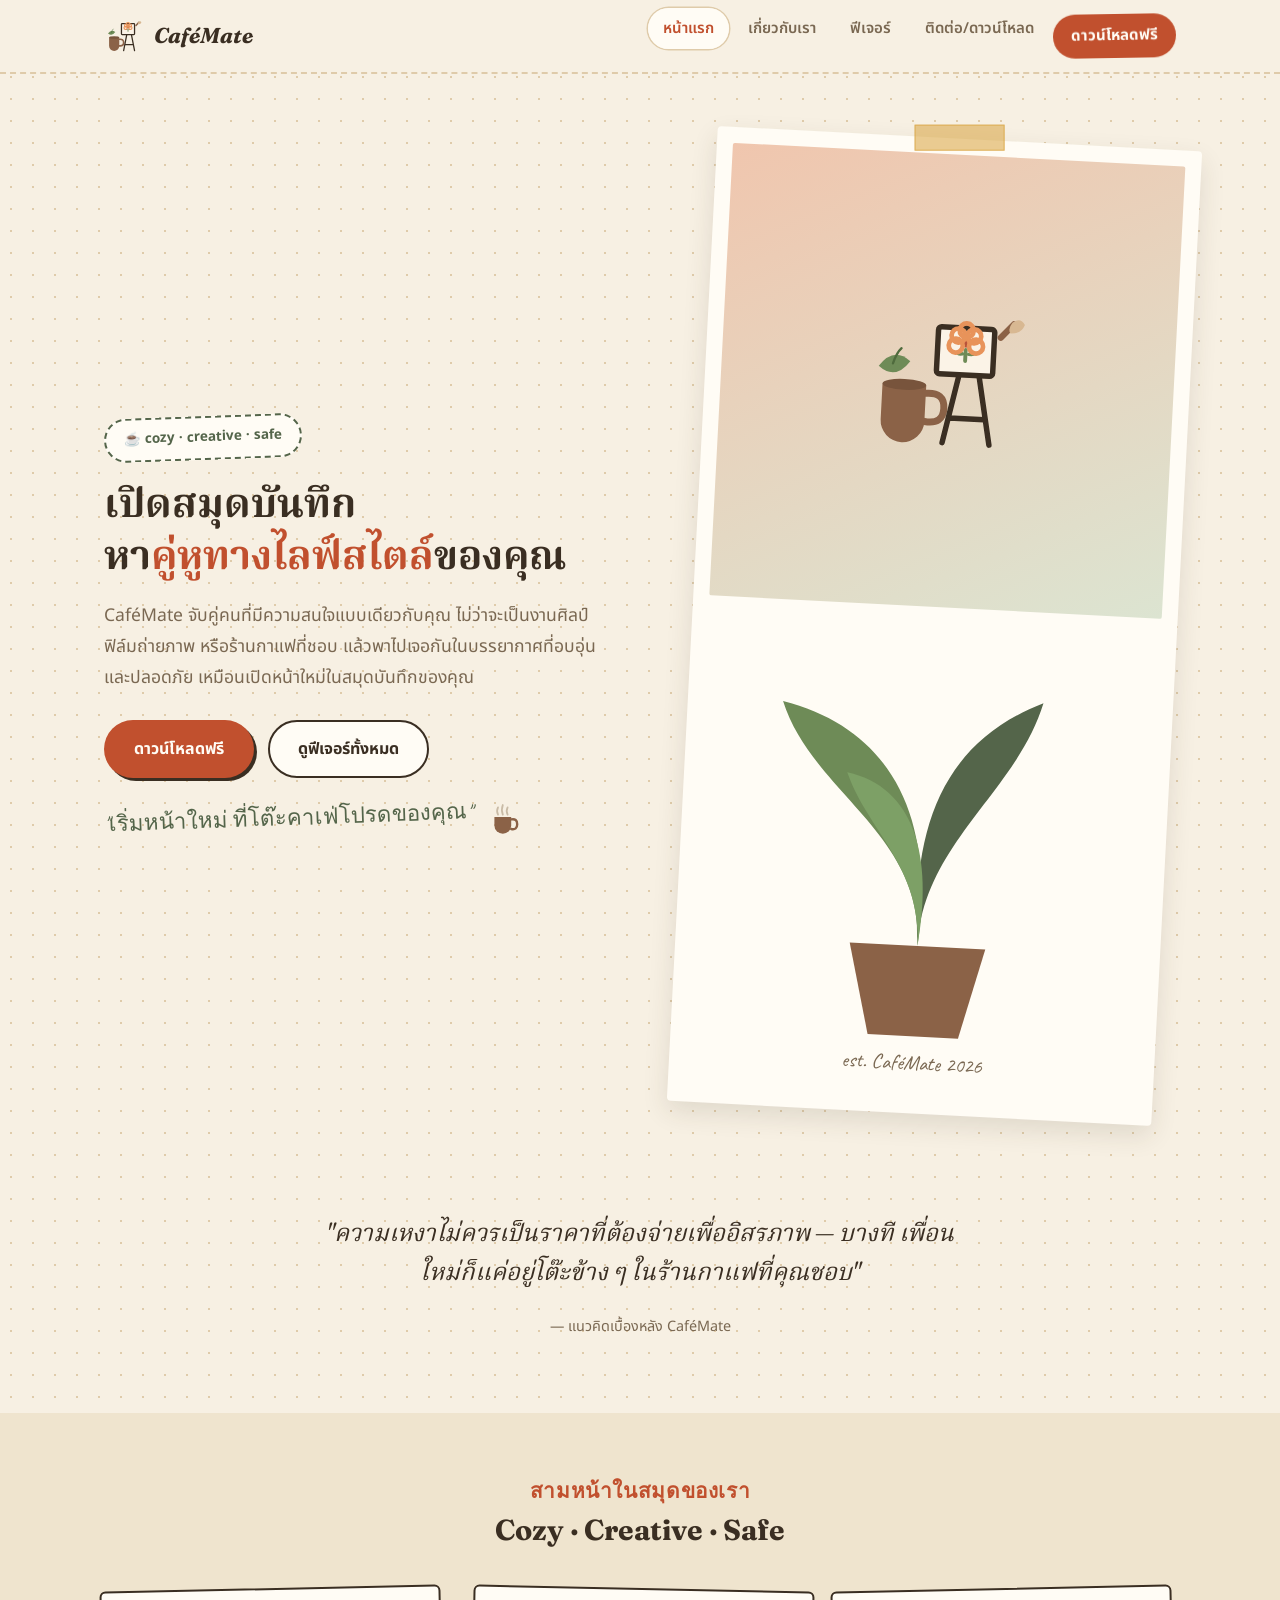
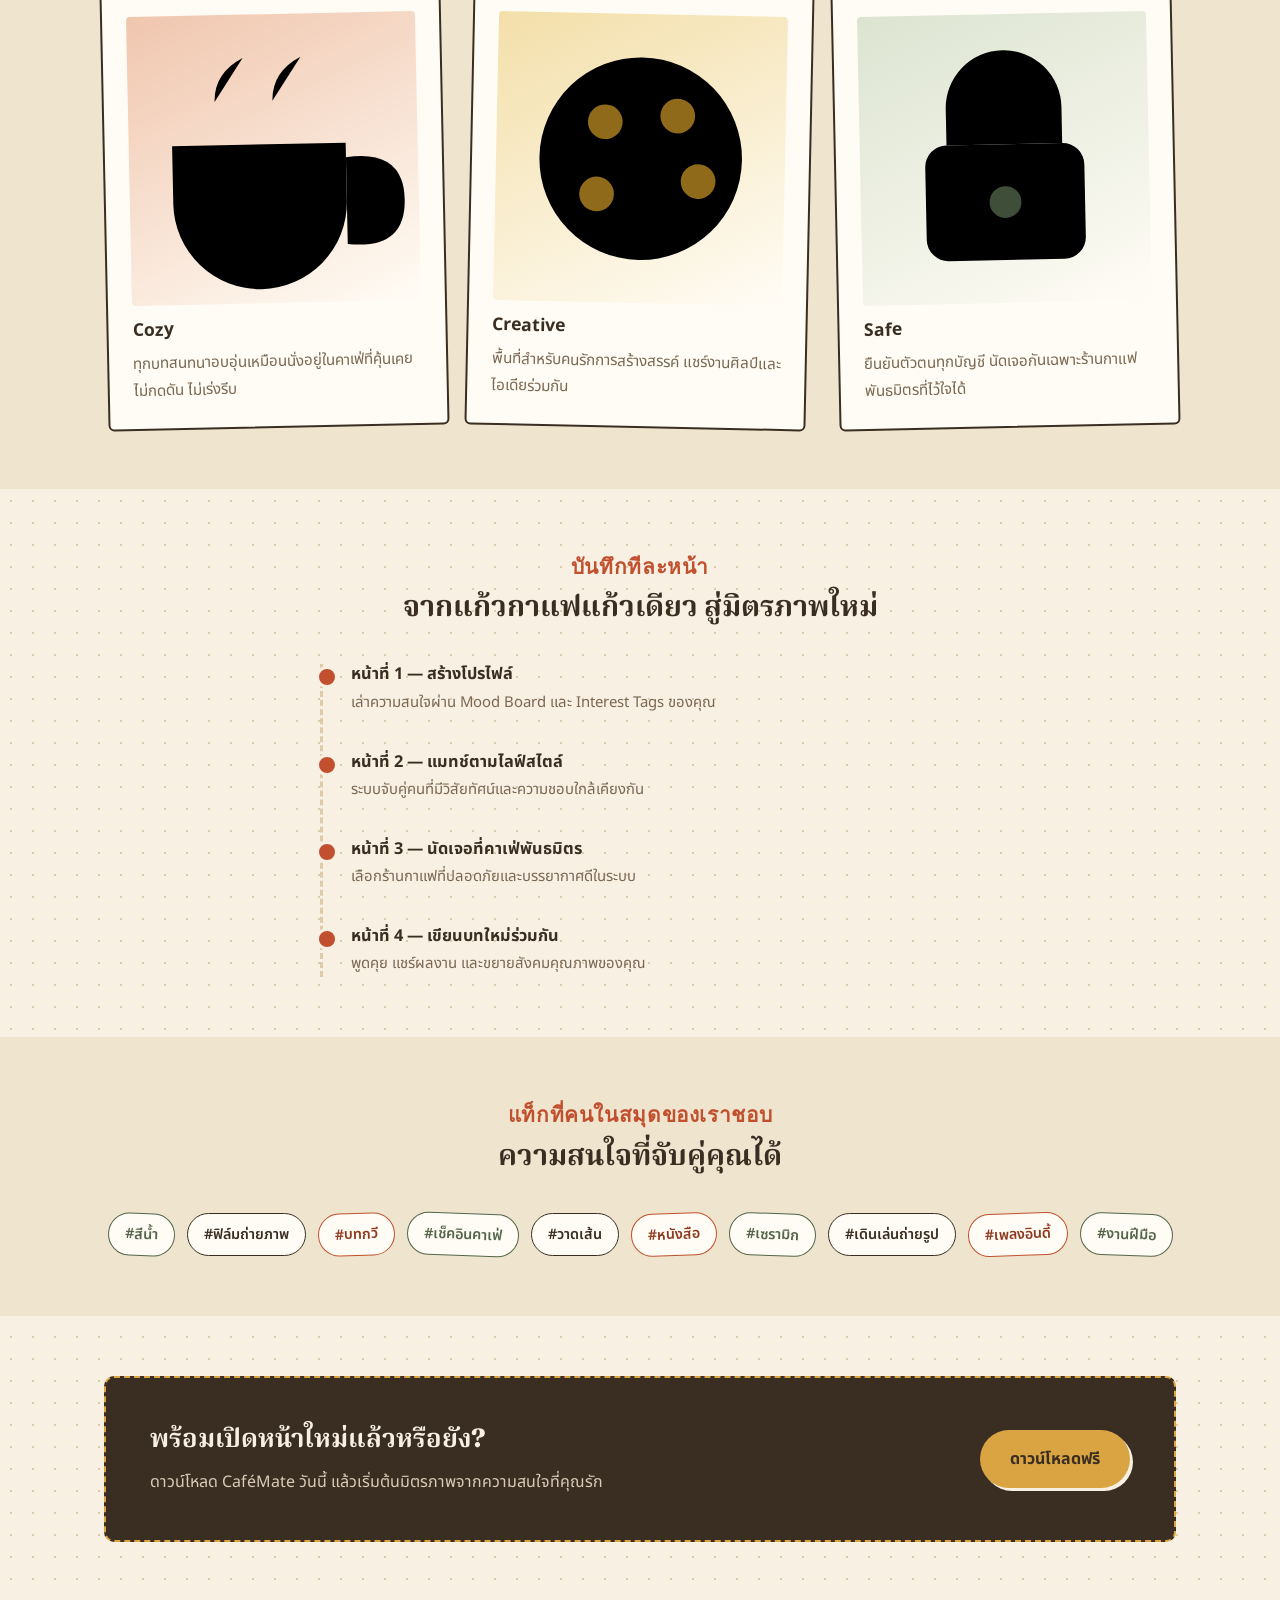
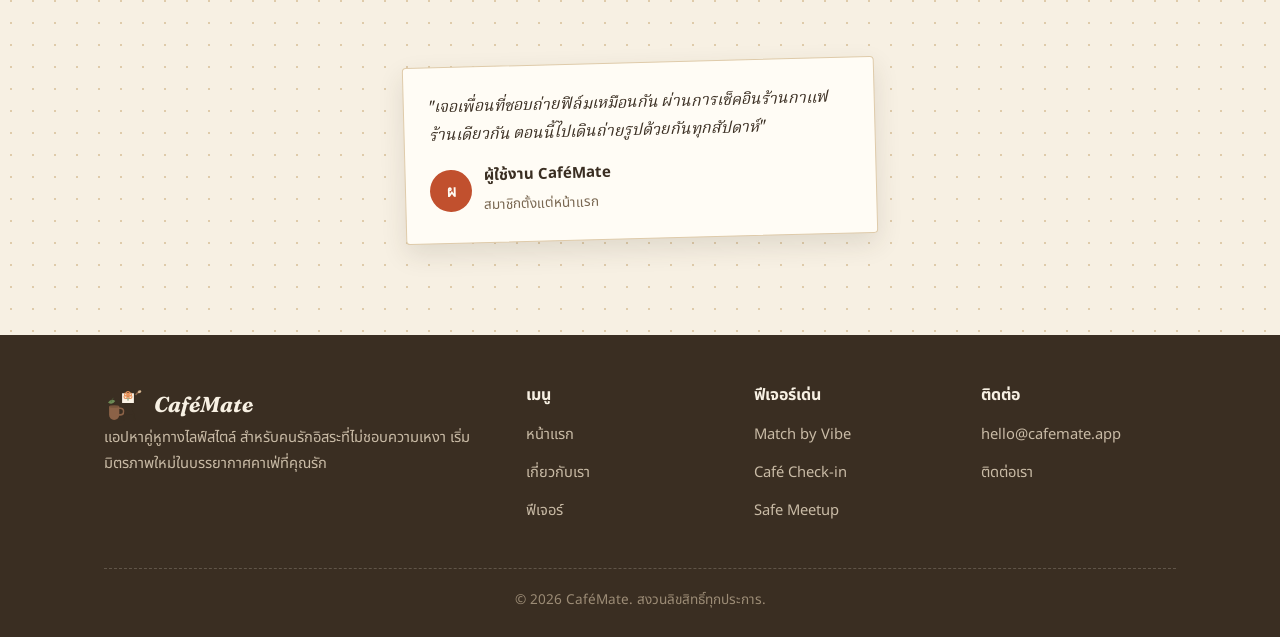
<file: index.html>
<!DOCTYPE html>
<html lang="th">
<head>
<meta charset="UTF-8">
<meta name="viewport" content="width=device-width, initial-scale=1.0">
<title>CaféMate — สมุดบันทึกหาคู่หูทางไลฟ์สไตล์</title>
<meta name="description" content="CaféMate แอปหาคู่หูทางไลฟ์สไตล์สำหรับคนรักอิสระที่ไม่ชอบความเหงา จับคู่ตามความสนใจ นัดเจอกันอย่างปลอดภัยในร้านกาแฟที่คุณรัก">
<link rel="icon" href="cafemate-favicon.svg">
<link rel="stylesheet" href="cafemate-style.css">
</head>
<body>

<header>
  <div class="navwrap">
    <a href="index.html" class="brand"><img src="cafemate-logo.svg" alt="CaféMate logo">CaféMate</a>
    <nav>
      <ul>
        <li><a href="index.html" class="active">หน้าแรก</a></li>
        <li><a href="cafemate-about.html">เกี่ยวกับเรา</a></li>
        <li><a href="cafemate-features.html">ฟีเจอร์</a></li>
        <li><a href="cafemate-contact.html">ติดต่อ/ดาวน์โหลด</a></li>
        <li><a href="cafemate-contact.html" class="nav-cta">ดาวน์โหลดฟรี</a></li>
      </ul>
    </nav>
    <button class="menu-toggle" aria-label="เมนู">☰</button>
  </div>
  <div class="string-lights" aria-hidden="true"></div>
</header>

<!-- HERO -->
<section class="hero">
  <div class="container">
    <div>
      <span class="stamp">☕ cozy · creative · safe</span>
      <h1>เปิดสมุดบันทึก<br>หา<span class="accent-word">คู่หูทางไลฟ์สไตล์</span>ของคุณ</h1>
      <p class="lead">CaféMate จับคู่คนที่มีความสนใจแบบเดียวกับคุณ ไม่ว่าจะเป็นงานศิลป์ ฟิล์มถ่ายภาพ หรือร้านกาแฟที่ชอบ แล้วพาไปเจอกันในบรรยากาศที่อบอุ่นและปลอดภัย เหมือนเปิดหน้าใหม่ในสมุดบันทึกของคุณ</p>
      <div class="hero-actions">
        <a href="cafemate-contact.html" class="btn btn-primary">ดาวน์โหลดฟรี</a>
        <a href="cafemate-features.html" class="btn btn-outline">ดูฟีเจอร์ทั้งหมด</a>
      </div>
      <div style="display:flex;align-items:center;gap:14px;margin-top:20px;">
        <p class="hero-note" style="margin:0;">"เริ่มหน้าใหม่ ที่โต๊ะคาเฟ่โปรดของคุณ"</p>
        <svg viewBox="0 0 60 60" style="width:36px;height:36px;flex-shrink:0;">
          <path d="M14 30 h28 v14 a14 14 0 0 1 -14 14 a14 14 0 0 1 -14 -14 Z" fill="#8B6247"/>
          <path d="M42 34 q10 -2 10 8 q0 10 -10 8" fill="none" stroke="#8B6247" stroke-width="4" stroke-linecap="round"/>
          <path class="steam-wisp" d="M20 26 Q17 20 20 14" stroke="#C9BBA6" stroke-width="3" fill="none" stroke-linecap="round"/>
          <path class="steam-wisp d2" d="M28 26 Q25 18 28 10" stroke="#C9BBA6" stroke-width="3" fill="none" stroke-linecap="round"/>
          <path class="steam-wisp d3" d="M36 26 Q33 20 36 14" stroke="#C9BBA6" stroke-width="3" fill="none" stroke-linecap="round"/>
        </svg>
      </div>
    </div>
    <div class="polaroid">
      <div class="tape"></div>
      <div class="frame"><img src="cafemate-logo.svg" alt="CaféMate"></div>
      <p class="cap">est. CaféMate 2026</p>
      <svg class="plant-deco" viewBox="0 0 80 80">
        <path d="M28 60 h24 l-4 16 h-16 Z" fill="#8B6247"/>
        <path d="M40 60 C 40 40 20 34 14 18 C 34 22 42 38 40 60 Z" fill="#6E8B57"/>
        <path d="M40 60 C 40 42 56 32 60 16 C 42 24 38 40 40 60 Z" fill="#54654A"/>
        <path d="M40 60 C 40 46 30 40 26 30 C 38 32 42 44 40 60 Z" fill="#7DA066"/>
      </svg>
    </div>
  </div>
</section>

<!-- INTRO QUOTE -->
<section>
  <div class="container pull-quote">
    <p>"ความเหงาไม่ควรเป็นราคาที่ต้องจ่ายเพื่ออิสรภาพ — บางที เพื่อนใหม่ก็แค่อยู่โต๊ะข้าง ๆ ในร้านกาแฟที่คุณชอบ"</p>
    <p class="by">— แนวคิดเบื้องหลัง CaféMate</p>
  </div>
</section>

<!-- VALUES AS POSTCARDS -->
<section class="bg-tint bg-beans">
  <div class="container">
    <div class="section-head">
      <span class="eyebrow">สามหน้าในสมุดของเรา</span>
      <h2>Cozy · Creative · Safe</h2>
    </div>
    <div class="grid grid-3">
      <div class="postcard">
        <div class="photo-block pb-rust" style="color:#8F3A20;">
          <svg class="icon-line" viewBox="0 0 40 40"><path d="M6 18 h24 v8 a12 12 0 0 1 -12 12 a12 12 0 0 1 -12 -12 Z"/><path d="M30 20 q8 -1 8 6 q0 7 -8 6"/><path d="M12 12 q0 -4 4 -6 M20 12 q0 -4 4 -6"/></svg>
        </div>
        <h3>Cozy</h3>
        <p>ทุกบทสนทนาอบอุ่นเหมือนนั่งอยู่ในคาเฟ่ที่คุ้นเคย ไม่กดดัน ไม่เร่งรีบ</p>
      </div>
      <div class="postcard">
        <div class="photo-block pb-mustard" style="color:#8F6A1A;">
          <svg class="icon-line" viewBox="0 0 40 40"><circle cx="20" cy="20" r="14"/><circle cx="15" cy="15" r="2.4" fill="currentColor" stroke="none"/><circle cx="25" cy="14" r="2.4" fill="currentColor" stroke="none"/><circle cx="28" cy="23" r="2.4" fill="currentColor" stroke="none"/><circle cx="14" cy="25" r="2.4" fill="currentColor" stroke="none"/></svg>
        </div>
        <h3>Creative</h3>
        <p>พื้นที่สำหรับคนรักการสร้างสรรค์ แชร์งานศิลป์และไอเดียร่วมกัน</p>
      </div>
      <div class="postcard">
        <div class="photo-block pb-forest" style="color:#3F4E38;">
          <svg class="icon-line" viewBox="0 0 40 40"><path d="M12 18 V13 a8 8 0 0 1 16 0 v5"/><rect x="9" y="18" width="22" height="16" rx="3"/><circle cx="20" cy="26" r="2.2" fill="currentColor" stroke="none"/></svg>
        </div>
        <h3>Safe</h3>
        <p>ยืนยันตัวตนทุกบัญชี นัดเจอกันเฉพาะร้านกาแฟพันธมิตรที่ไว้ใจได้</p>
      </div>
    </div>
  </div>
</section>

<!-- HOW IT WORKS — journal steps -->
<section>
  <div class="container">
    <div class="section-head">
      <span class="eyebrow">บันทึกทีละหน้า</span>
      <h2>จากแก้วกาแฟแก้วเดียว สู่มิตรภาพใหม่</h2>
    </div>
    <div class="journal-steps">
      <div class="journal-step"><h4>หน้าที่ 1 — สร้างโปรไฟล์</h4><p>เล่าความสนใจผ่าน Mood Board และ Interest Tags ของคุณ</p></div>
      <div class="journal-step"><h4>หน้าที่ 2 — แมทช์ตามไลฟ์สไตล์</h4><p>ระบบจับคู่คนที่มีวิสัยทัศน์และความชอบใกล้เคียงกัน</p></div>
      <div class="journal-step"><h4>หน้าที่ 3 — นัดเจอที่คาเฟ่พันธมิตร</h4><p>เลือกร้านกาแฟที่ปลอดภัยและบรรยากาศดีในระบบ</p></div>
      <div class="journal-step"><h4>หน้าที่ 4 — เขียนบทใหม่ร่วมกัน</h4><p>พูดคุย แชร์ผลงาน และขยายสังคมคุณภาพของคุณ</p></div>
    </div>
  </div>
</section>

<!-- INTEREST TAGS -->
<section class="bg-tint bg-beans">
  <div class="container">
    <div class="section-head">
      <span class="eyebrow">แท็กที่คนในสมุดของเราชอบ</span>
      <h2>ความสนใจที่จับคู่คุณได้</h2>
    </div>
    <div class="tag-cloud">
      <span>#สีน้ำ</span><span>#ฟิล์มถ่ายภาพ</span><span>#บทกวี</span><span>#เช็คอินคาเฟ่</span>
      <span>#วาดเส้น</span><span>#หนังสือ</span><span>#เซรามิก</span><span>#เดินเล่นถ่ายรูป</span>
      <span>#เพลงอินดี้</span><span>#งานฝีมือ</span>
    </div>
  </div>
</section>

<!-- PROMO -->
<section>
  <div class="container">
    <div class="promo">
      <div>
        <h2>พร้อมเปิดหน้าใหม่แล้วหรือยัง?</h2>
        <p>ดาวน์โหลด CaféMate วันนี้ แล้วเริ่มต้นมิตรภาพจากความสนใจที่คุณรัก</p>
      </div>
      <a href="cafemate-contact.html" class="btn btn-primary">ดาวน์โหลดฟรี</a>
    </div>
  </div>
</section>

<!-- TESTIMONIAL TEASER -->
<section>
  <div class="container" style="max-width:520px;">
    <div class="testimonial">
      <p>"เจอเพื่อนที่ชอบถ่ายฟิล์มเหมือนกัน ผ่านการเช็คอินร้านกาแฟร้านเดียวกัน ตอนนี้ไปเดินถ่ายรูปด้วยกันทุกสัปดาห์"</p>
      <div class="who"><div class="avatar">ผ</div><div><b>ผู้ใช้งาน CaféMate</b><span>สมาชิกตั้งแต่หน้าแรก</span></div></div>
    </div>
  </div>
</section>

<footer>
  <div class="container">
    <div class="foot-grid">
      <div>
        <a href="index.html" class="brand"><img src="cafemate-logo.svg" alt="CaféMate logo">CaféMate</a>
        <p>แอปหาคู่หูทางไลฟ์สไตล์ สำหรับคนรักอิสระที่ไม่ชอบความเหงา เริ่มมิตรภาพใหม่ในบรรยากาศคาเฟ่ที่คุณรัก</p>
      </div>
      <div>
        <h4>เมนู</h4>
        <ul>
          <li><a href="index.html">หน้าแรก</a></li>
          <li><a href="cafemate-about.html">เกี่ยวกับเรา</a></li>
          <li><a href="cafemate-features.html">ฟีเจอร์</a></li>
        </ul>
      </div>
      <div>
        <h4>ฟีเจอร์เด่น</h4>
        <ul>
          <li><a href="cafemate-features.html">Match by Vibe</a></li>
          <li><a href="cafemate-features.html">Café Check-in</a></li>
          <li><a href="cafemate-features.html">Safe Meetup</a></li>
        </ul>
      </div>
      <div>
        <h4>ติดต่อ</h4>
        <ul>
          <li><a href="mailto:hello@cafemate.app">hello@cafemate.app</a></li>
          <li><a href="cafemate-contact.html">ติดต่อเรา</a></li>
        </ul>
      </div>
    </div>
    <div class="bottom">© 2026 CaféMate. สงวนลิขสิทธิ์ทุกประการ.</div>
  </div>
</footer>

<script src="cafemate-script.js"></script>
</body>
</html>
</file>
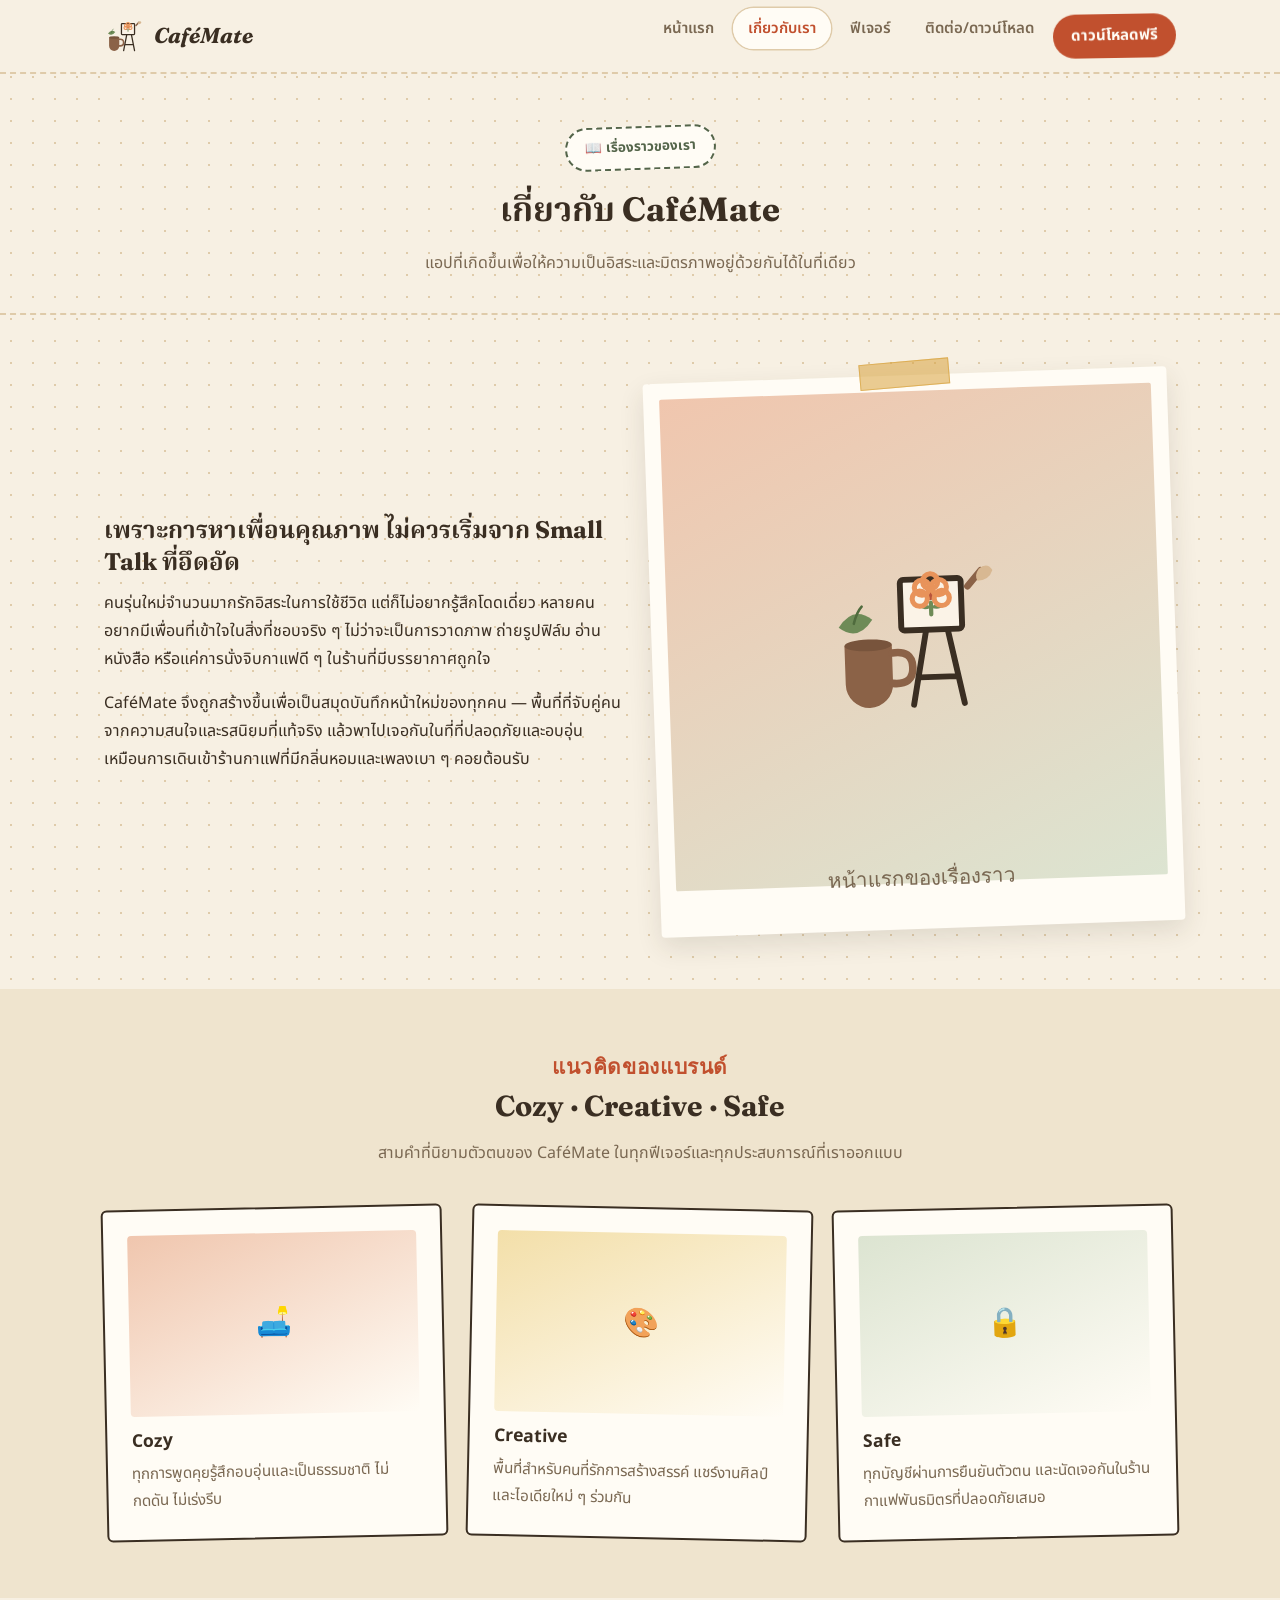
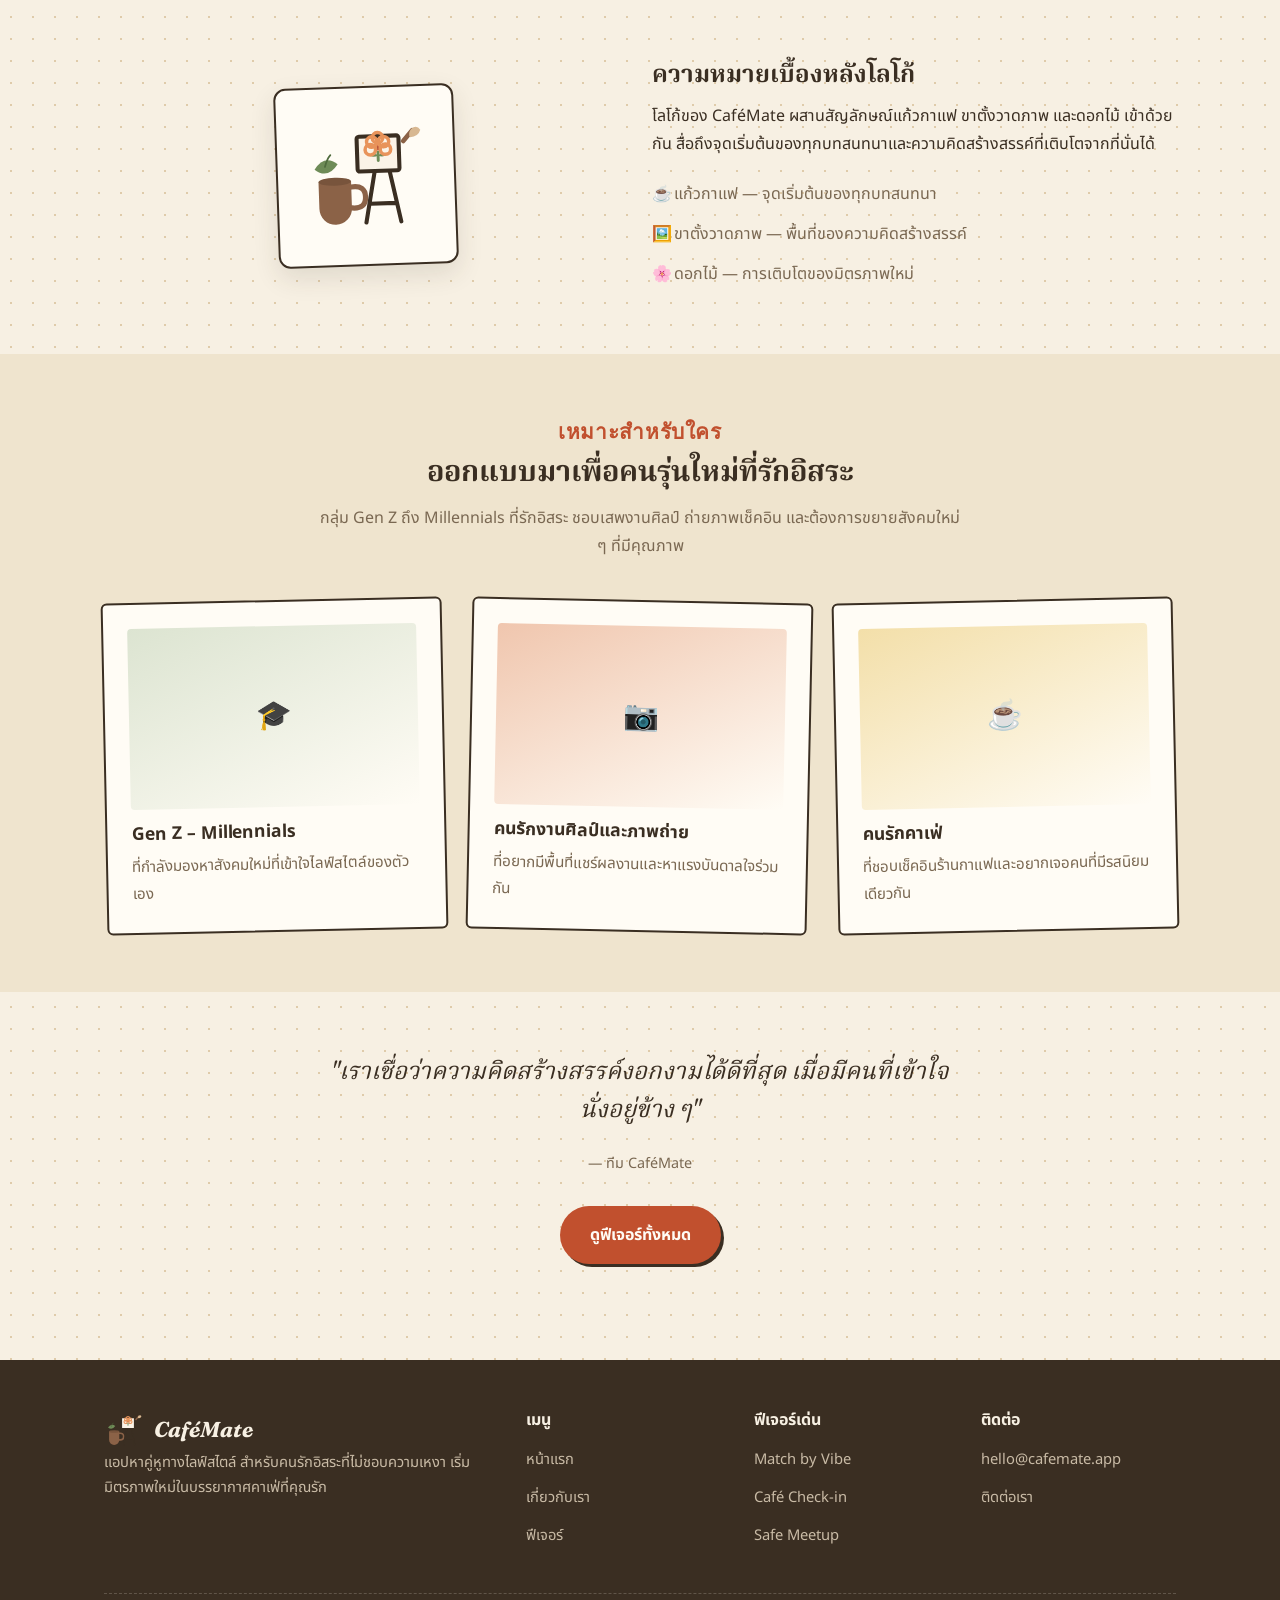
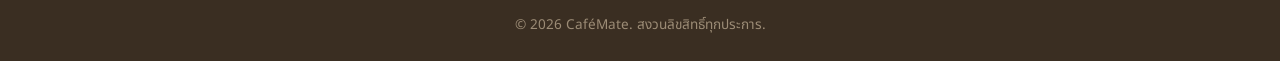
<file: cafemate-about.html>
<!DOCTYPE html>
<html lang="th">
<head>
<meta charset="UTF-8">
<meta name="viewport" content="width=device-width, initial-scale=1.0">
<title>เกี่ยวกับเรา — CaféMate</title>
<link rel="icon" href="cafemate-favicon.svg">
<link rel="stylesheet" href="cafemate-style.css">
</head>
<body>

<header>
  <div class="navwrap">
    <a href="index.html" class="brand"><img src="cafemate-logo.svg" alt="CaféMate logo">CaféMate</a>
    <nav>
      <ul>
        <li><a href="index.html">หน้าแรก</a></li>
        <li><a href="cafemate-about.html" class="active">เกี่ยวกับเรา</a></li>
        <li><a href="cafemate-features.html">ฟีเจอร์</a></li>
        <li><a href="cafemate-contact.html">ติดต่อ/ดาวน์โหลด</a></li>
        <li><a href="cafemate-contact.html" class="nav-cta">ดาวน์โหลดฟรี</a></li>
      </ul>
    </nav>
    <button class="menu-toggle" aria-label="เมนู">☰</button>
  </div>
</header>

<section class="page-hero">
  <div class="container">
    <span class="stamp">📖 เรื่องราวของเรา</span>
    <h1>เกี่ยวกับ CaféMate</h1>
    <p>แอปที่เกิดขึ้นเพื่อให้ความเป็นอิสระและมิตรภาพอยู่ด้วยกันได้ในที่เดียว</p>
  </div>
</section>

<!-- STORY -->
<section>
  <div class="container">
    <div class="grid grid-2" style="align-items:center;">
      <div>
        <h2>เพราะการหาเพื่อนคุณภาพ ไม่ควรเริ่มจาก Small Talk ที่อึดอัด</h2>
        <p>คนรุ่นใหม่จำนวนมากรักอิสระในการใช้ชีวิต แต่ก็ไม่อยากรู้สึกโดดเดี่ยว หลายคนอยากมีเพื่อนที่เข้าใจในสิ่งที่ชอบจริง ๆ ไม่ว่าจะเป็นการวาดภาพ ถ่ายรูปฟิล์ม อ่านหนังสือ หรือแค่การนั่งจิบกาแฟดี ๆ ในร้านที่มีบรรยากาศถูกใจ</p>
        <p>CaféMate จึงถูกสร้างขึ้นเพื่อเป็นสมุดบันทึกหน้าใหม่ของทุกคน — พื้นที่ที่จับคู่คนจากความสนใจและรสนิยมที่แท้จริง แล้วพาไปเจอกันในที่ที่ปลอดภัยและอบอุ่น เหมือนการเดินเข้าร้านกาแฟที่มีกลิ่นหอมและเพลงเบา ๆ คอยต้อนรับ</p>
      </div>
      <div class="polaroid" style="transform:rotate(-2deg);">
        <div class="tape"></div>
        <div class="frame"><img src="cafemate-logo.svg" alt="CaféMate"></div>
        <p class="cap">หน้าแรกของเรื่องราว</p>
      </div>
    </div>
  </div>
</section>

<!-- VIBE CONCEPT -->
<section class="bg-tint">
  <div class="container">
    <div class="section-head">
      <span class="eyebrow">แนวคิดของแบรนด์</span>
      <h2>Cozy · Creative · Safe</h2>
      <p>สามคำที่นิยามตัวตนของ CaféMate ในทุกฟีเจอร์และทุกประสบการณ์ที่เราออกแบบ</p>
    </div>
    <div class="grid grid-3">
      <div class="postcard"><div class="photo-block pb-rust">🛋️</div><h3>Cozy</h3><p>ทุกการพูดคุยรู้สึกอบอุ่นและเป็นธรรมชาติ ไม่กดดัน ไม่เร่งรีบ</p></div>
      <div class="postcard"><div class="photo-block pb-mustard">🎨</div><h3>Creative</h3><p>พื้นที่สำหรับคนที่รักการสร้างสรรค์ แชร์งานศิลป์และไอเดียใหม่ ๆ ร่วมกัน</p></div>
      <div class="postcard"><div class="photo-block pb-forest">🔒</div><h3>Safe</h3><p>ทุกบัญชีผ่านการยืนยันตัวตน และนัดเจอกันในร้านกาแฟพันธมิตรที่ปลอดภัยเสมอ</p></div>
    </div>
  </div>
</section>

<!-- LOGO MEANING -->
<section>
  <div class="container">
    <div class="grid grid-2" style="align-items:center;">
      <div style="display:flex;justify-content:center;">
        <div style="width:180px;height:180px;background:var(--card);border-radius:12px;display:flex;align-items:center;justify-content:center;box-shadow:var(--shadow);padding:24px;border:2px solid var(--ink);transform:rotate(-2deg);">
          <img src="cafemate-logo.svg" alt="ความหมายโลโก้ CaféMate">
        </div>
      </div>
      <div>
        <h2>ความหมายเบื้องหลังโลโก้</h2>
        <p>โลโก้ของ CaféMate ผสานสัญลักษณ์แก้วกาแฟ ขาตั้งวาดภาพ และดอกไม้ เข้าด้วยกัน สื่อถึงจุดเริ่มต้นของทุกบทสนทนาและความคิดสร้างสรรค์ที่เติบโตจากที่นั่นได้</p>
        <ul style="margin-top:14px;">
          <li style="color:var(--ink-soft);padding:6px 0 6px 22px;position:relative;">
            <span style="position:absolute;left:0;">☕</span> แก้วกาแฟ — จุดเริ่มต้นของทุกบทสนทนา
          </li>
          <li style="color:var(--ink-soft);padding:6px 0 6px 22px;position:relative;">
            <span style="position:absolute;left:0;">🖼️</span> ขาตั้งวาดภาพ — พื้นที่ของความคิดสร้างสรรค์
          </li>
          <li style="color:var(--ink-soft);padding:6px 0 6px 22px;position:relative;">
            <span style="position:absolute;left:0;">🌸</span> ดอกไม้ — การเติบโตของมิตรภาพใหม่
          </li>
        </ul>
      </div>
    </div>
  </div>
</section>

<!-- TARGET -->
<section class="bg-tint">
  <div class="container">
    <div class="section-head">
      <span class="eyebrow">เหมาะสำหรับใคร</span>
      <h2>ออกแบบมาเพื่อคนรุ่นใหม่ที่รักอิสระ</h2>
      <p>กลุ่ม Gen Z ถึง Millennials ที่รักอิสระ ชอบเสพงานศิลป์ ถ่ายภาพเช็คอิน และต้องการขยายสังคมใหม่ ๆ ที่มีคุณภาพ</p>
    </div>
    <div class="grid grid-3">
      <div class="postcard"><div class="photo-block pb-forest">🎓</div><h3>Gen Z – Millennials</h3><p>ที่กำลังมองหาสังคมใหม่ที่เข้าใจไลฟ์สไตล์ของตัวเอง</p></div>
      <div class="postcard"><div class="photo-block pb-rust">📷</div><h3>คนรักงานศิลป์และภาพถ่าย</h3><p>ที่อยากมีพื้นที่แชร์ผลงานและหาแรงบันดาลใจร่วมกัน</p></div>
      <div class="postcard"><div class="photo-block pb-mustard">☕</div><h3>คนรักคาเฟ่</h3><p>ที่ชอบเช็คอินร้านกาแฟและอยากเจอคนที่มีรสนิยมเดียวกัน</p></div>
    </div>
  </div>
</section>

<section>
  <div class="container pull-quote">
    <p>"เราเชื่อว่าความคิดสร้างสรรค์งอกงามได้ดีที่สุด เมื่อมีคนที่เข้าใจนั่งอยู่ข้าง ๆ"</p>
    <p class="by">— ทีม CaféMate</p>
    <a href="cafemate-features.html" class="btn btn-primary" style="margin-top:16px;">ดูฟีเจอร์ทั้งหมด</a>
  </div>
</section>

<footer>
  <div class="container">
    <div class="foot-grid">
      <div>
        <a href="index.html" class="brand"><img src="cafemate-logo.svg" alt="CaféMate logo">CaféMate</a>
        <p>แอปหาคู่หูทางไลฟ์สไตล์ สำหรับคนรักอิสระที่ไม่ชอบความเหงา เริ่มมิตรภาพใหม่ในบรรยากาศคาเฟ่ที่คุณรัก</p>
      </div>
      <div>
        <h4>เมนู</h4>
        <ul>
          <li><a href="index.html">หน้าแรก</a></li>
          <li><a href="cafemate-about.html">เกี่ยวกับเรา</a></li>
          <li><a href="cafemate-features.html">ฟีเจอร์</a></li>
        </ul>
      </div>
      <div>
        <h4>ฟีเจอร์เด่น</h4>
        <ul>
          <li><a href="cafemate-features.html">Match by Vibe</a></li>
          <li><a href="cafemate-features.html">Café Check-in</a></li>
          <li><a href="cafemate-features.html">Safe Meetup</a></li>
        </ul>
      </div>
      <div>
        <h4>ติดต่อ</h4>
        <ul>
          <li><a href="mailto:hello@cafemate.app">hello@cafemate.app</a></li>
          <li><a href="cafemate-contact.html">ติดต่อเรา</a></li>
        </ul>
      </div>
    </div>
    <div class="bottom">© 2026 CaféMate. สงวนลิขสิทธิ์ทุกประการ.</div>
  </div>
</footer>

<script src="cafemate-script.js"></script>
</body>
</html>
</file>
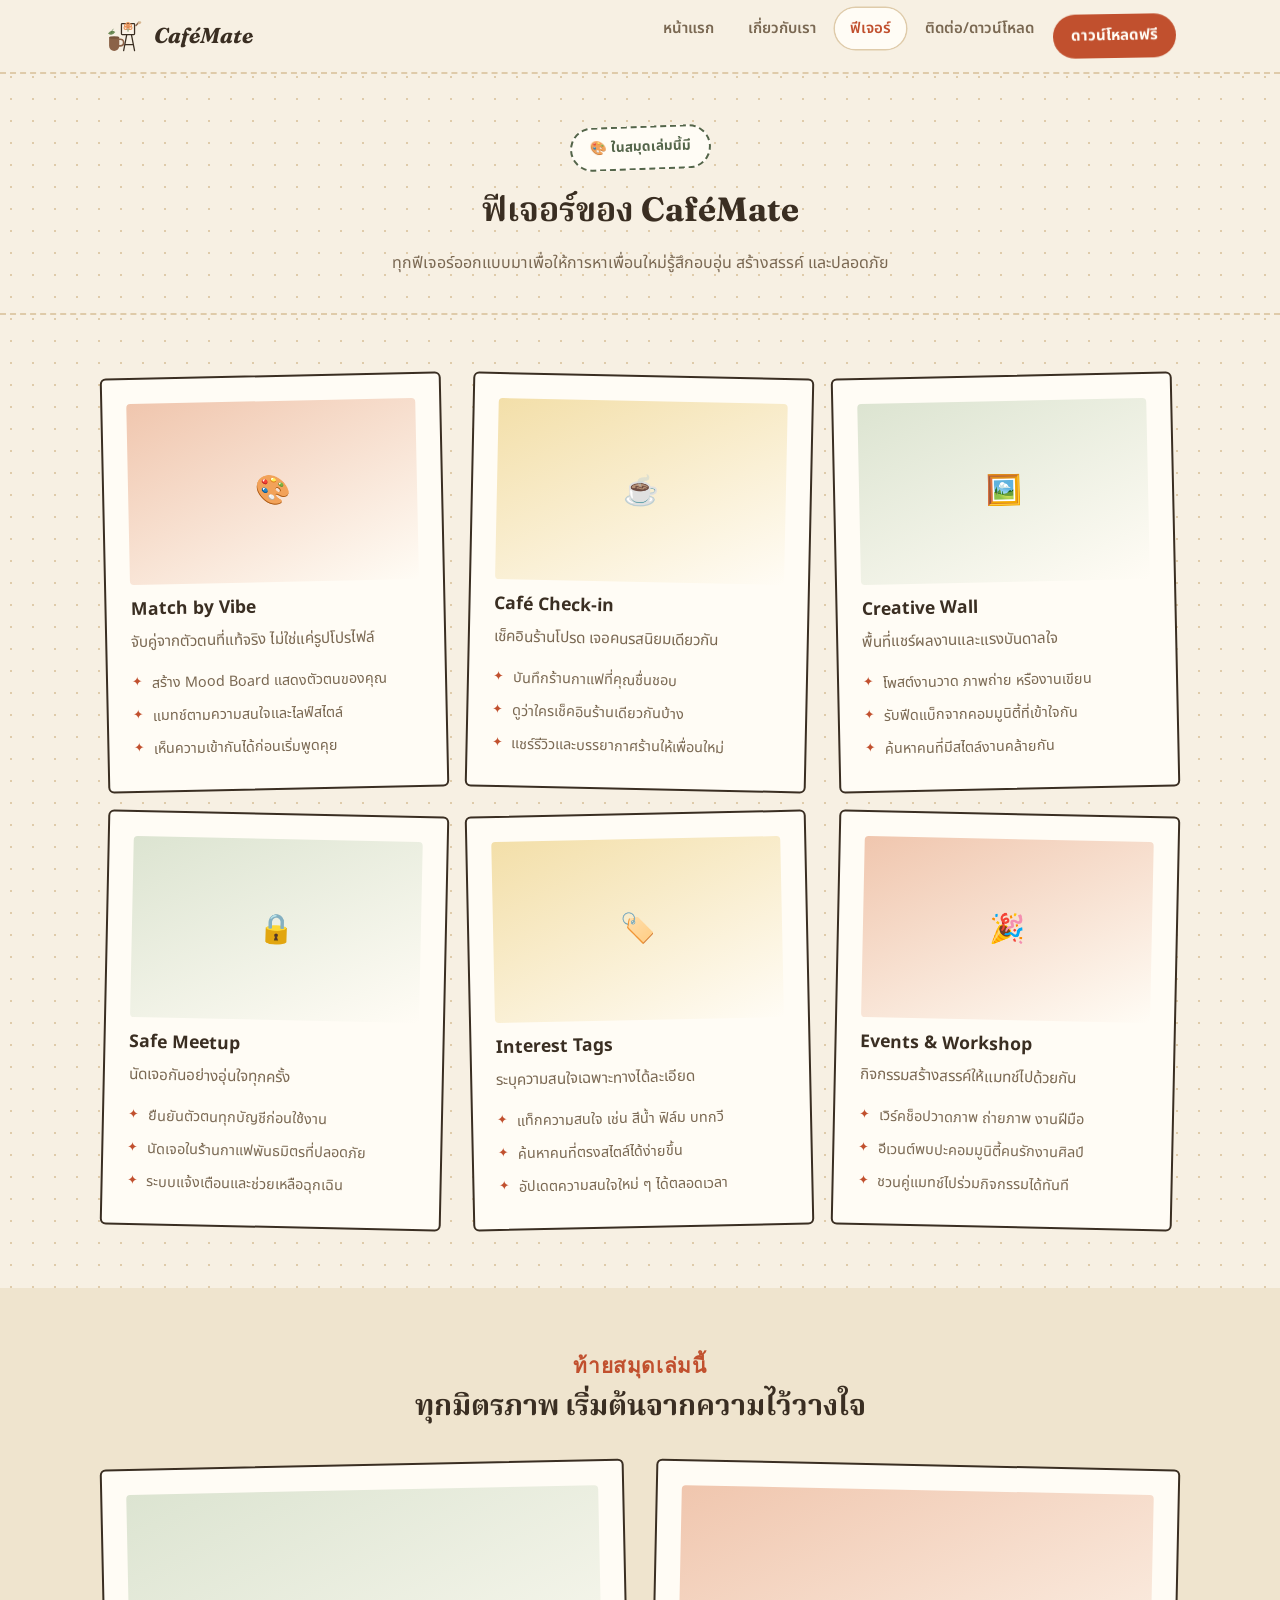
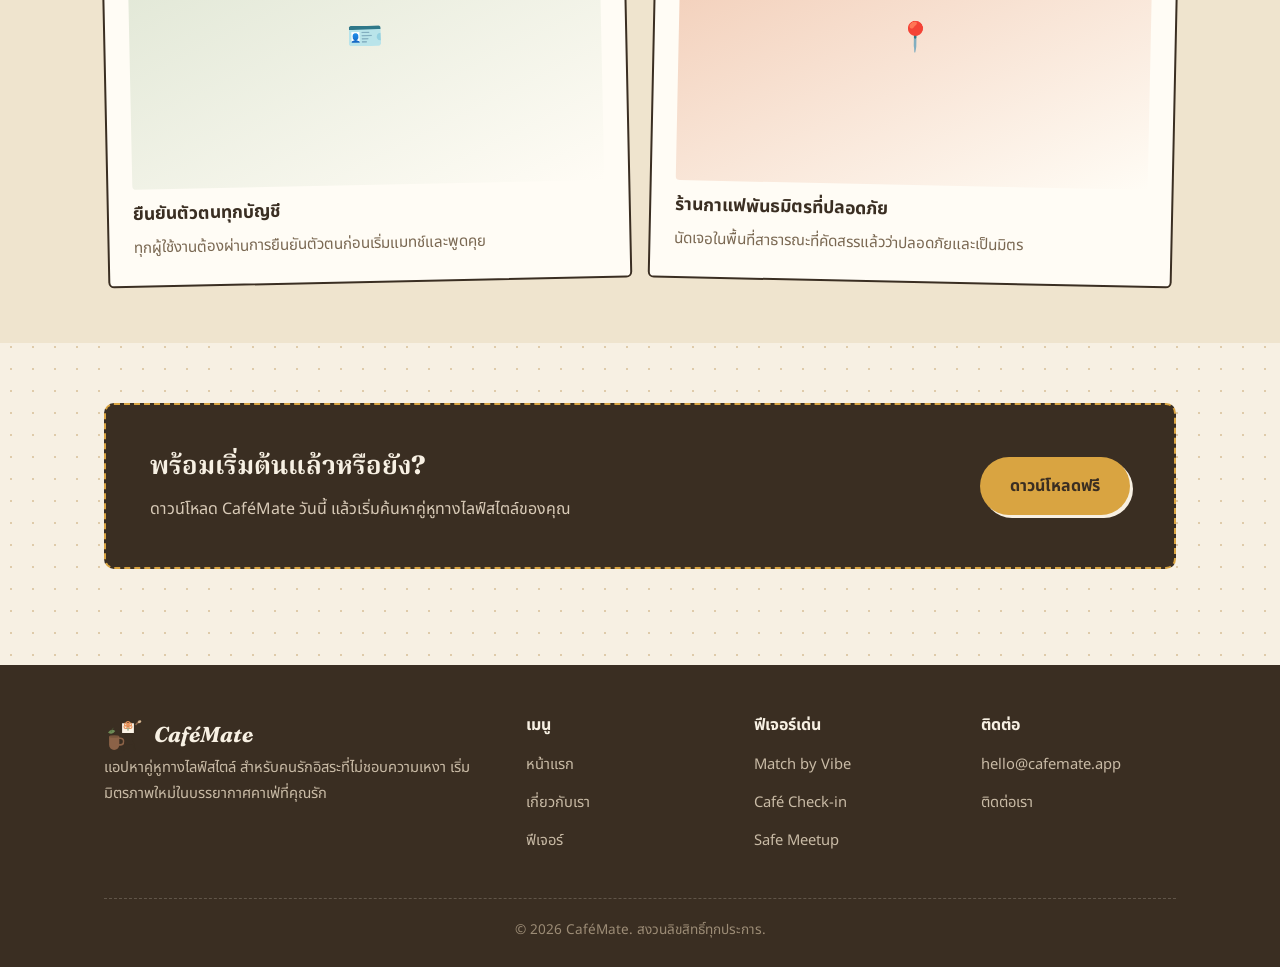
<file: cafemate-contact.html>
<!DOCTYPE html>
<html lang="th">
<head>
<meta charset="UTF-8">
<meta name="viewport" content="width=device-width, initial-scale=1.0">
<title>ฟีเจอร์ — CaféMate</title>
<link rel="icon" href="cafemate-favicon.svg">
<link rel="stylesheet" href="cafemate-style.css">
</head>
<body>

<header>
  <div class="navwrap">
    <a href="index.html" class="brand"><img src="cafemate-logo.svg" alt="CaféMate logo">CaféMate</a>
    <nav>
      <ul>
        <li><a href="index.html">หน้าแรก</a></li>
        <li><a href="cafemate-about.html">เกี่ยวกับเรา</a></li>
        <li><a href="cafemate-features.html" class="active">ฟีเจอร์</a></li>
        <li><a href="cafemate-contact.html">ติดต่อ/ดาวน์โหลด</a></li>
        <li><a href="cafemate-contact.html" class="nav-cta">ดาวน์โหลดฟรี</a></li>
      </ul>
    </nav>
    <button class="menu-toggle" aria-label="เมนู">☰</button>
  </div>
</header>

<section class="page-hero">
  <div class="container">
    <span class="stamp">🎨 ในสมุดเล่มนี้มี</span>
    <h1>ฟีเจอร์ของ CaféMate</h1>
    <p>ทุกฟีเจอร์ออกแบบมาเพื่อให้การหาเพื่อนใหม่รู้สึกอบอุ่น สร้างสรรค์ และปลอดภัย</p>
  </div>
</section>

<section>
  <div class="container">
    <div class="grid grid-3">

      <div class="postcard">
        <div class="photo-block pb-rust">🎨</div>
        <h3>Match by Vibe</h3>
        <p>จับคู่จากตัวตนที่แท้จริง ไม่ใช่แค่รูปโปรไฟล์</p>
        <ul>
          <li>สร้าง Mood Board แสดงตัวตนของคุณ</li>
          <li>แมทช์ตามความสนใจและไลฟ์สไตล์</li>
          <li>เห็นความเข้ากันได้ก่อนเริ่มพูดคุย</li>
        </ul>
      </div>

      <div class="postcard">
        <div class="photo-block pb-mustard">☕</div>
        <h3>Café Check-in</h3>
        <p>เช็คอินร้านโปรด เจอคนรสนิยมเดียวกัน</p>
        <ul>
          <li>บันทึกร้านกาแฟที่คุณชื่นชอบ</li>
          <li>ดูว่าใครเช็คอินร้านเดียวกันบ้าง</li>
          <li>แชร์รีวิวและบรรยากาศร้านให้เพื่อนใหม่</li>
        </ul>
      </div>

      <div class="postcard">
        <div class="photo-block pb-forest">🖼️</div>
        <h3>Creative Wall</h3>
        <p>พื้นที่แชร์ผลงานและแรงบันดาลใจ</p>
        <ul>
          <li>โพสต์งานวาด ภาพถ่าย หรืองานเขียน</li>
          <li>รับฟีดแบ็กจากคอมมูนิตี้ที่เข้าใจกัน</li>
          <li>ค้นหาคนที่มีสไตล์งานคล้ายกัน</li>
        </ul>
      </div>

      <div class="postcard">
        <div class="photo-block pb-forest">🔒</div>
        <h3>Safe Meetup</h3>
        <p>นัดเจอกันอย่างอุ่นใจทุกครั้ง</p>
        <ul>
          <li>ยืนยันตัวตนทุกบัญชีก่อนใช้งาน</li>
          <li>นัดเจอในร้านกาแฟพันธมิตรที่ปลอดภัย</li>
          <li>ระบบแจ้งเตือนและช่วยเหลือฉุกเฉิน</li>
        </ul>
      </div>

      <div class="postcard">
        <div class="photo-block pb-mustard">🏷️</div>
        <h3>Interest Tags</h3>
        <p>ระบุความสนใจเฉพาะทางได้ละเอียด</p>
        <ul>
          <li>แท็กความสนใจ เช่น สีน้ำ ฟิล์ม บทกวี</li>
          <li>ค้นหาคนที่ตรงสไตล์ได้ง่ายขึ้น</li>
          <li>อัปเดตความสนใจใหม่ ๆ ได้ตลอดเวลา</li>
        </ul>
      </div>

      <div class="postcard">
        <div class="photo-block pb-rust">🎉</div>
        <h3>Events & Workshop</h3>
        <p>กิจกรรมสร้างสรรค์ให้แมทช์ไปด้วยกัน</p>
        <ul>
          <li>เวิร์คช็อปวาดภาพ ถ่ายภาพ งานฝีมือ</li>
          <li>อีเวนต์พบปะคอมมูนิตี้คนรักงานศิลป์</li>
          <li>ชวนคู่แมทช์ไปร่วมกิจกรรมได้ทันที</li>
        </ul>
      </div>

    </div>
  </div>
</section>

<!-- SAFETY -->
<section class="bg-tint">
  <div class="container">
    <div class="section-head">
      <span class="eyebrow">ท้ายสมุดเล่มนี้</span>
      <h2>ทุกมิตรภาพ เริ่มต้นจากความไว้วางใจ</h2>
    </div>
    <div class="grid grid-2">
      <div class="postcard"><div class="photo-block pb-forest">🪪</div><h3>ยืนยันตัวตนทุกบัญชี</h3><p>ทุกผู้ใช้งานต้องผ่านการยืนยันตัวตนก่อนเริ่มแมทช์และพูดคุย</p></div>
      <div class="postcard"><div class="photo-block pb-rust">📍</div><h3>ร้านกาแฟพันธมิตรที่ปลอดภัย</h3><p>นัดเจอในพื้นที่สาธารณะที่คัดสรรแล้วว่าปลอดภัยและเป็นมิตร</p></div>
    </div>
  </div>
</section>

<!-- PROMO -->
<section>
  <div class="container">
    <div class="promo">
      <div>
        <h2>พร้อมเริ่มต้นแล้วหรือยัง?</h2>
        <p>ดาวน์โหลด CaféMate วันนี้ แล้วเริ่มค้นหาคู่หูทางไลฟ์สไตล์ของคุณ</p>
      </div>
      <a href="cafemate-contact.html" class="btn btn-primary">ดาวน์โหลดฟรี</a>
    </div>
  </div>
</section>

<footer>
  <div class="container">
    <div class="foot-grid">
      <div>
        <a href="index.html" class="brand"><img src="cafemate-logo.svg" alt="CaféMate logo">CaféMate</a>
        <p>แอปหาคู่หูทางไลฟ์สไตล์ สำหรับคนรักอิสระที่ไม่ชอบความเหงา เริ่มมิตรภาพใหม่ในบรรยากาศคาเฟ่ที่คุณรัก</p>
      </div>
      <div>
        <h4>เมนู</h4>
        <ul>
          <li><a href="index.html">หน้าแรก</a></li>
          <li><a href="cafemate-about.html">เกี่ยวกับเรา</a></li>
          <li><a href="cafemate-features.html">ฟีเจอร์</a></li>
        </ul>
      </div>
      <div>
        <h4>ฟีเจอร์เด่น</h4>
        <ul>
          <li><a href="cafemate-features.html">Match by Vibe</a></li>
          <li><a href="cafemate-features.html">Café Check-in</a></li>
          <li><a href="cafemate-features.html">Safe Meetup</a></li>
        </ul>
      </div>
      <div>
        <h4>ติดต่อ</h4>
        <ul>
          <li><a href="mailto:hello@cafemate.app">hello@cafemate.app</a></li>
          <li><a href="cafemate-contact.html">ติดต่อเรา</a></li>
        </ul>
      </div>
    </div>
    <div class="bottom">© 2026 CaféMate. สงวนลิขสิทธิ์ทุกประการ.</div>
  </div>
</footer>

<script src="cafemate-script.js"></script>
</body>
</html>
</file>
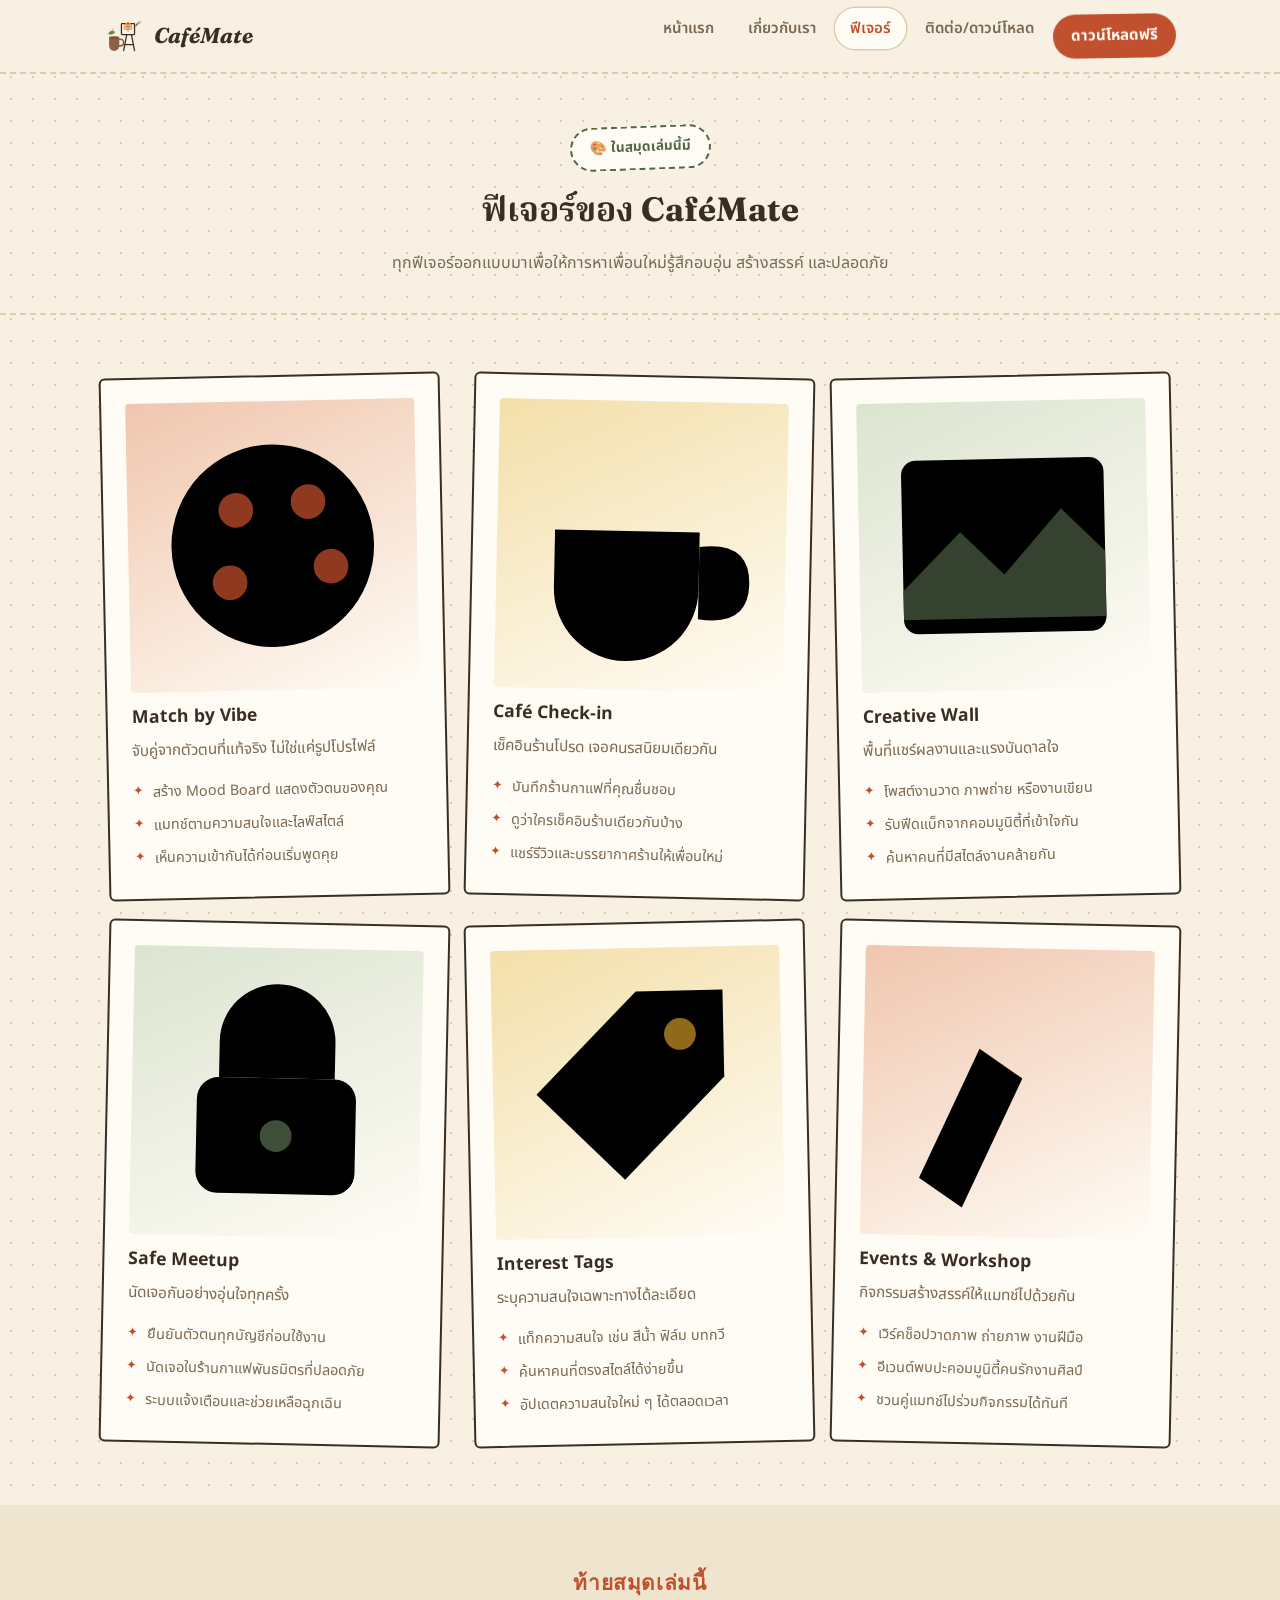
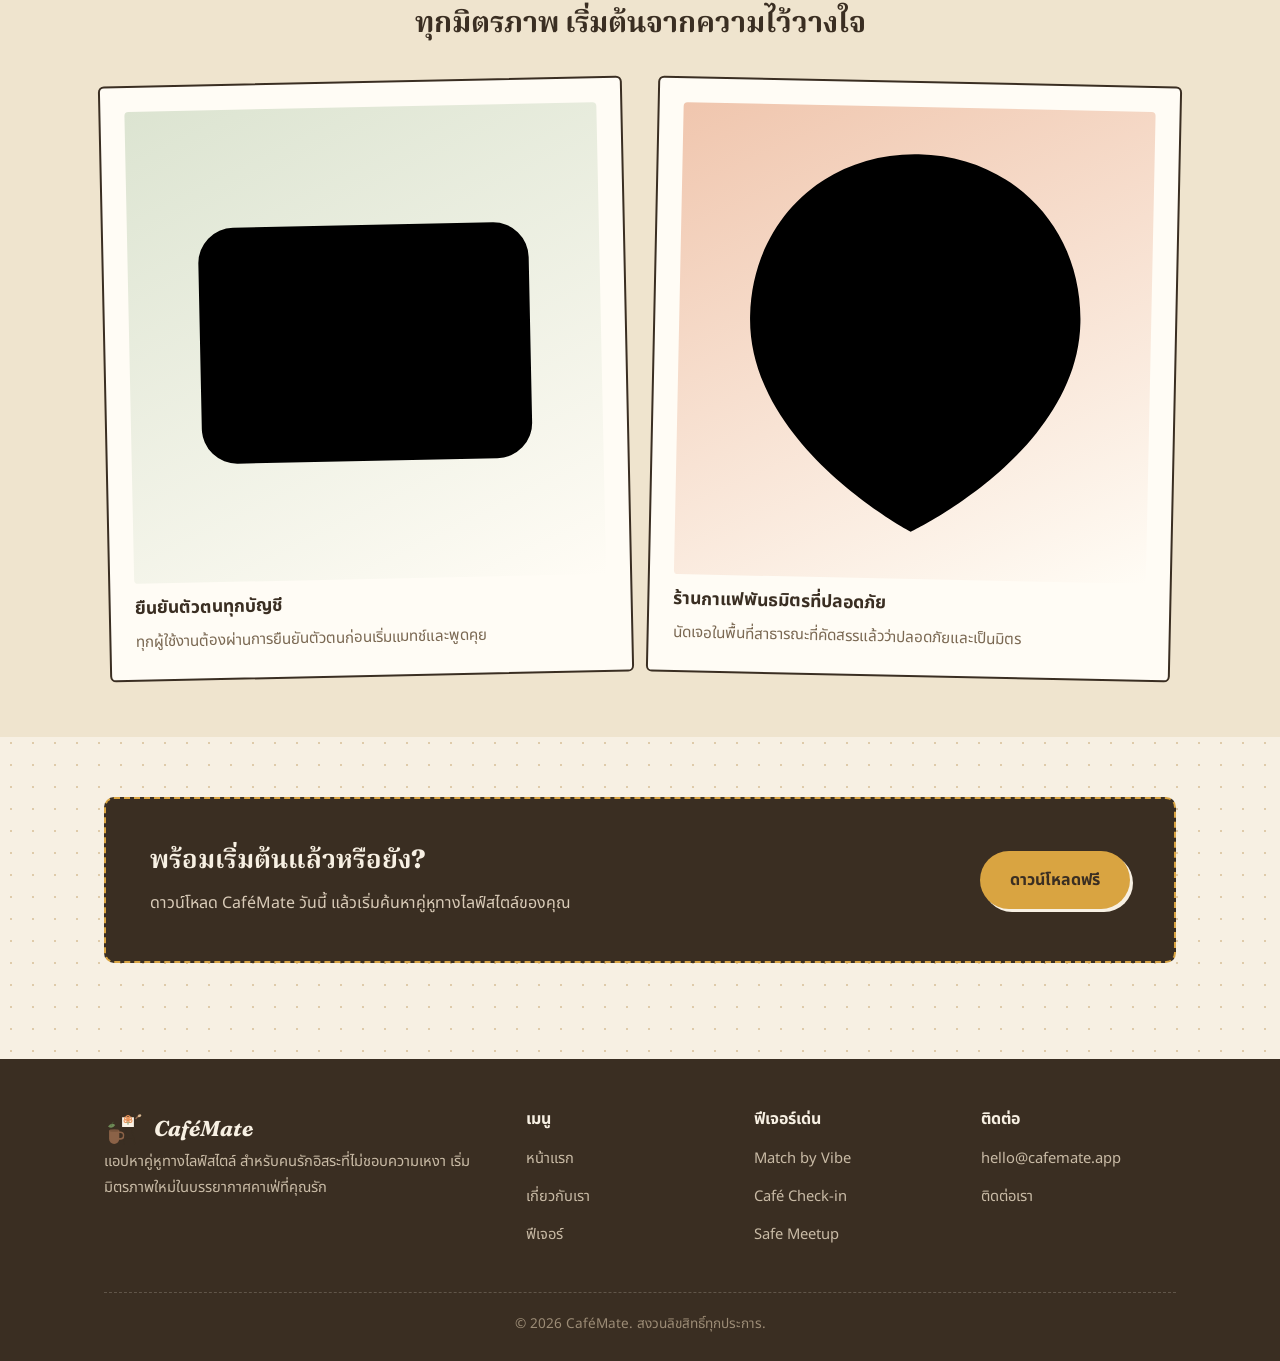
<file: cafemate-features.html>
<!DOCTYPE html>
<html lang="th">
<head>
<meta charset="UTF-8">
<meta name="viewport" content="width=device-width, initial-scale=1.0">
<title>ฟีเจอร์ — CaféMate</title>
<link rel="icon" href="cafemate-favicon.svg">
<link rel="stylesheet" href="cafemate-style.css">
</head>
<body>

<header>
  <div class="navwrap">
    <a href="index.html" class="brand"><img src="cafemate-logo.svg" alt="CaféMate logo">CaféMate</a>
    <nav>
      <ul>
        <li><a href="index.html">หน้าแรก</a></li>
        <li><a href="cafemate-about.html">เกี่ยวกับเรา</a></li>
        <li><a href="cafemate-features.html" class="active">ฟีเจอร์</a></li>
        <li><a href="cafemate-contact.html">ติดต่อ/ดาวน์โหลด</a></li>
        <li><a href="cafemate-contact.html" class="nav-cta">ดาวน์โหลดฟรี</a></li>
      </ul>
    </nav>
    <button class="menu-toggle" aria-label="เมนู">☰</button>
  </div>
  <div class="string-lights" aria-hidden="true"></div>
</header>

<section class="page-hero">
  <div class="container">
    <span class="stamp">🎨 ในสมุดเล่มนี้มี</span>
    <h1>ฟีเจอร์ของ CaféMate</h1>
    <p>ทุกฟีเจอร์ออกแบบมาเพื่อให้การหาเพื่อนใหม่รู้สึกอบอุ่น สร้างสรรค์ และปลอดภัย</p>
  </div>
</section>

<section>
  <div class="container">
    <div class="grid grid-3">

      <div class="postcard">
        <div class="photo-block pb-rust" style="color:#8F3A20;"><svg class="icon-line" viewBox="0 0 40 40"><circle cx="20" cy="20" r="14"/><circle cx="15" cy="15" r="2.4" fill="currentColor" stroke="none"/><circle cx="25" cy="14" r="2.4" fill="currentColor" stroke="none"/><circle cx="28" cy="23" r="2.4" fill="currentColor" stroke="none"/><circle cx="14" cy="25" r="2.4" fill="currentColor" stroke="none"/></svg></div>
        <h3>Match by Vibe</h3>
        <p>จับคู่จากตัวตนที่แท้จริง ไม่ใช่แค่รูปโปรไฟล์</p>
        <ul>
          <li>สร้าง Mood Board แสดงตัวตนของคุณ</li>
          <li>แมทช์ตามความสนใจและไลฟ์สไตล์</li>
          <li>เห็นความเข้ากันได้ก่อนเริ่มพูดคุย</li>
        </ul>
      </div>

      <div class="postcard">
        <div class="photo-block pb-mustard" style="color:#8F6A1A;"><svg class="icon-line" viewBox="0 0 40 40"><path d="M8 18 h20 v8 a10 10 0 0 1 -10 10 a10 10 0 0 1 -10 -10 Z"/><path d="M28 20 q7 -1 7 5 q0 6 -7 5"/></svg></div>
        <h3>Café Check-in</h3>
        <p>เช็คอินร้านโปรด เจอคนรสนิยมเดียวกัน</p>
        <ul>
          <li>บันทึกร้านกาแฟที่คุณชื่นชอบ</li>
          <li>ดูว่าใครเช็คอินร้านเดียวกันบ้าง</li>
          <li>แชร์รีวิวและบรรยากาศร้านให้เพื่อนใหม่</li>
        </ul>
      </div>

      <div class="postcard">
        <div class="photo-block pb-forest" style="color:#3F4E38;"><svg class="icon-line" viewBox="0 0 40 40"><rect x="6" y="8" width="28" height="24" rx="2"/><path d="M6 26 l8 -8 6 6 8 -9 6 6 v9 H6 Z" fill="currentColor" stroke="none" opacity=".85"/></svg></div>
        <h3>Creative Wall</h3>
        <p>พื้นที่แชร์ผลงานและแรงบันดาลใจ</p>
        <ul>
          <li>โพสต์งานวาด ภาพถ่าย หรืองานเขียน</li>
          <li>รับฟีดแบ็กจากคอมมูนิตี้ที่เข้าใจกัน</li>
          <li>ค้นหาคนที่มีสไตล์งานคล้ายกัน</li>
        </ul>
      </div>

      <div class="postcard">
        <div class="photo-block pb-forest" style="color:#3F4E38;"><svg class="icon-line" viewBox="0 0 40 40"><path d="M12 18 V13 a8 8 0 0 1 16 0 v5"/><rect x="9" y="18" width="22" height="16" rx="3"/><circle cx="20" cy="26" r="2.2" fill="currentColor" stroke="none"/></svg></div>
        <h3>Safe Meetup</h3>
        <p>นัดเจอกันอย่างอุ่นใจทุกครั้ง</p>
        <ul>
          <li>ยืนยันตัวตนทุกบัญชีก่อนใช้งาน</li>
          <li>นัดเจอในร้านกาแฟพันธมิตรที่ปลอดภัย</li>
          <li>ระบบแจ้งเตือนและช่วยเหลือฉุกเฉิน</li>
        </ul>
      </div>

      <div class="postcard">
        <div class="photo-block pb-mustard" style="color:#8F6A1A;"><svg class="icon-line" viewBox="0 0 40 40"><path d="M6 20 L20 6 h12 v12 L18 32 Z"/><circle cx="26" cy="12" r="2.2" fill="currentColor" stroke="none"/></svg></div>
        <h3>Interest Tags</h3>
        <p>ระบุความสนใจเฉพาะทางได้ละเอียด</p>
        <ul>
          <li>แท็กความสนใจ เช่น สีน้ำ ฟิล์ม บทกวี</li>
          <li>ค้นหาคนที่ตรงสไตล์ได้ง่ายขึ้น</li>
          <li>อัปเดตความสนใจใหม่ ๆ ได้ตลอดเวลา</li>
        </ul>
      </div>

      <div class="postcard">
        <div class="photo-block pb-rust" style="color:#8F3A20;"><svg class="icon-line" viewBox="0 0 40 40"><path d="M8 32 L16 14 l6 4 -8 18 Z"/><path d="M22 16 l10 -10"/><path d="M27 8 l3 3 M22 12 l3 3 M30 15 l3 3"/></svg></div>
        <h3>Events & Workshop</h3>
        <p>กิจกรรมสร้างสรรค์ให้แมทช์ไปด้วยกัน</p>
        <ul>
          <li>เวิร์คช็อปวาดภาพ ถ่ายภาพ งานฝีมือ</li>
          <li>อีเวนต์พบปะคอมมูนิตี้คนรักงานศิลป์</li>
          <li>ชวนคู่แมทช์ไปร่วมกิจกรรมได้ทันที</li>
        </ul>
      </div>

    </div>
  </div>
</section>

<!-- SAFETY -->
<section class="bg-tint bg-beans">
  <div class="container">
    <div class="section-head">
      <span class="eyebrow">ท้ายสมุดเล่มนี้</span>
      <h2>ทุกมิตรภาพ เริ่มต้นจากความไว้วางใจ</h2>
    </div>
    <div class="grid grid-2">
      <div class="postcard"><div class="photo-block pb-forest" style="color:#3F4E38;"><svg class="icon-line" viewBox="0 0 40 40"><rect x="6" y="10" width="28" height="20" rx="3"/><circle cx="16" cy="20" r="4"/><path d="M10 27 q6 -6 12 0"/><path d="M25 15 h8 M25 21 h8"/></svg></div><h3>ยืนยันตัวตนทุกบัญชี</h3><p>ทุกผู้ใช้งานต้องผ่านการยืนยันตัวตนก่อนเริ่มแมทช์และพูดคุย</p></div>
      <div class="postcard"><div class="photo-block pb-rust" style="color:#8F3A20;"><svg class="icon-line" viewBox="0 0 40 40"><path d="M20 4 C 12 4 6 10 6 18 c0 11 14 18 14 18 s14 -7 14 -18 c0 -8 -6 -14 -14 -14 Z"/><circle cx="20" cy="17" r="4.5"/></svg></div><h3>ร้านกาแฟพันธมิตรที่ปลอดภัย</h3><p>นัดเจอในพื้นที่สาธารณะที่คัดสรรแล้วว่าปลอดภัยและเป็นมิตร</p></div>
    </div>
  </div>
</section>

<!-- PROMO -->
<section>
  <div class="container">
    <div class="promo">
      <div>
        <h2>พร้อมเริ่มต้นแล้วหรือยัง?</h2>
        <p>ดาวน์โหลด CaféMate วันนี้ แล้วเริ่มค้นหาคู่หูทางไลฟ์สไตล์ของคุณ</p>
      </div>
      <a href="cafemate-contact.html" class="btn btn-primary">ดาวน์โหลดฟรี</a>
    </div>
  </div>
</section>

<footer>
  <div class="container">
    <div class="foot-grid">
      <div>
        <a href="index.html" class="brand"><img src="cafemate-logo.svg" alt="CaféMate logo">CaféMate</a>
        <p>แอปหาคู่หูทางไลฟ์สไตล์ สำหรับคนรักอิสระที่ไม่ชอบความเหงา เริ่มมิตรภาพใหม่ในบรรยากาศคาเฟ่ที่คุณรัก</p>
      </div>
      <div>
        <h4>เมนู</h4>
        <ul>
          <li><a href="index.html">หน้าแรก</a></li>
          <li><a href="cafemate-about.html">เกี่ยวกับเรา</a></li>
          <li><a href="cafemate-features.html">ฟีเจอร์</a></li>
        </ul>
      </div>
      <div>
        <h4>ฟีเจอร์เด่น</h4>
        <ul>
          <li><a href="cafemate-features.html">Match by Vibe</a></li>
          <li><a href="cafemate-features.html">Café Check-in</a></li>
          <li><a href="cafemate-features.html">Safe Meetup</a></li>
        </ul>
      </div>
      <div>
        <h4>ติดต่อ</h4>
        <ul>
          <li><a href="mailto:hello@cafemate.app">hello@cafemate.app</a></li>
          <li><a href="cafemate-contact.html">ติดต่อเรา</a></li>
        </ul>
      </div>
    </div>
    <div class="bottom">© 2026 CaféMate. สงวนลิขสิทธิ์ทุกประการ.</div>
  </div>
</footer>

<script src="cafemate-script.js"></script>
</body>
</html>
</file>
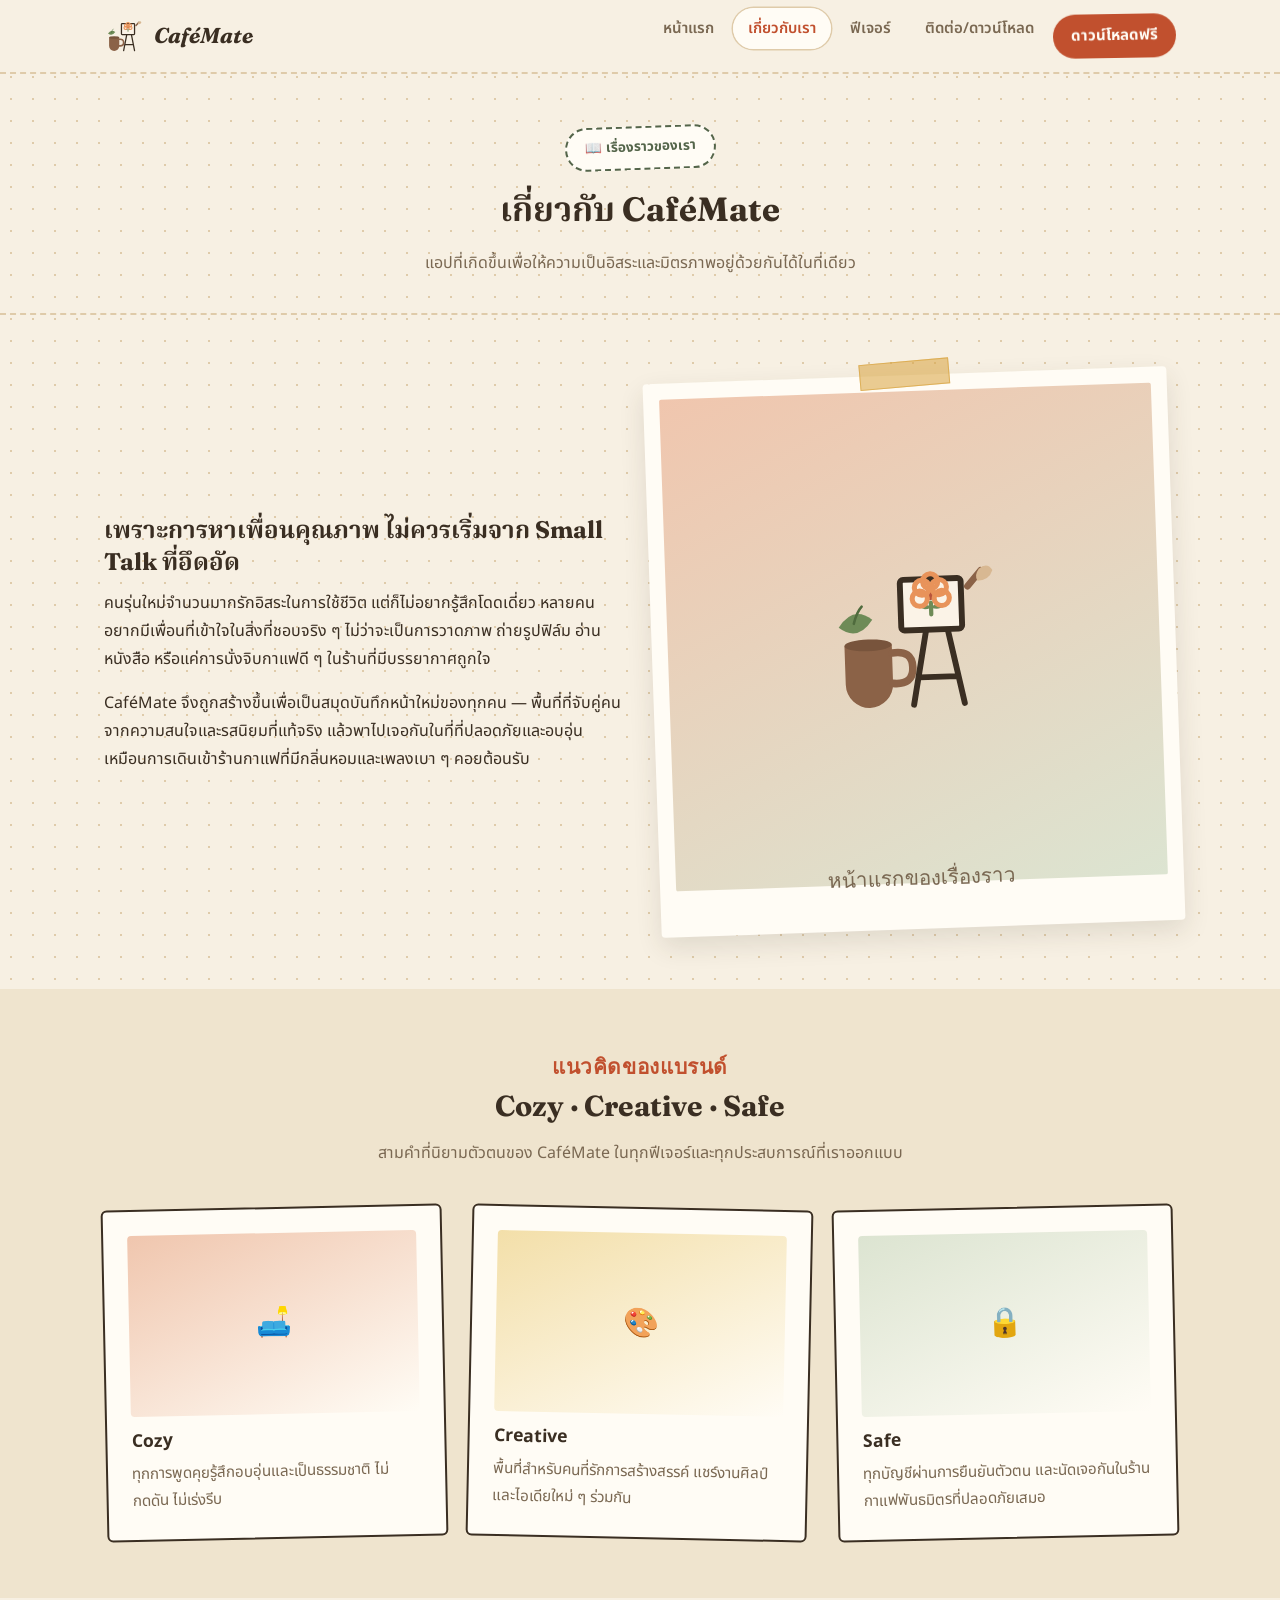
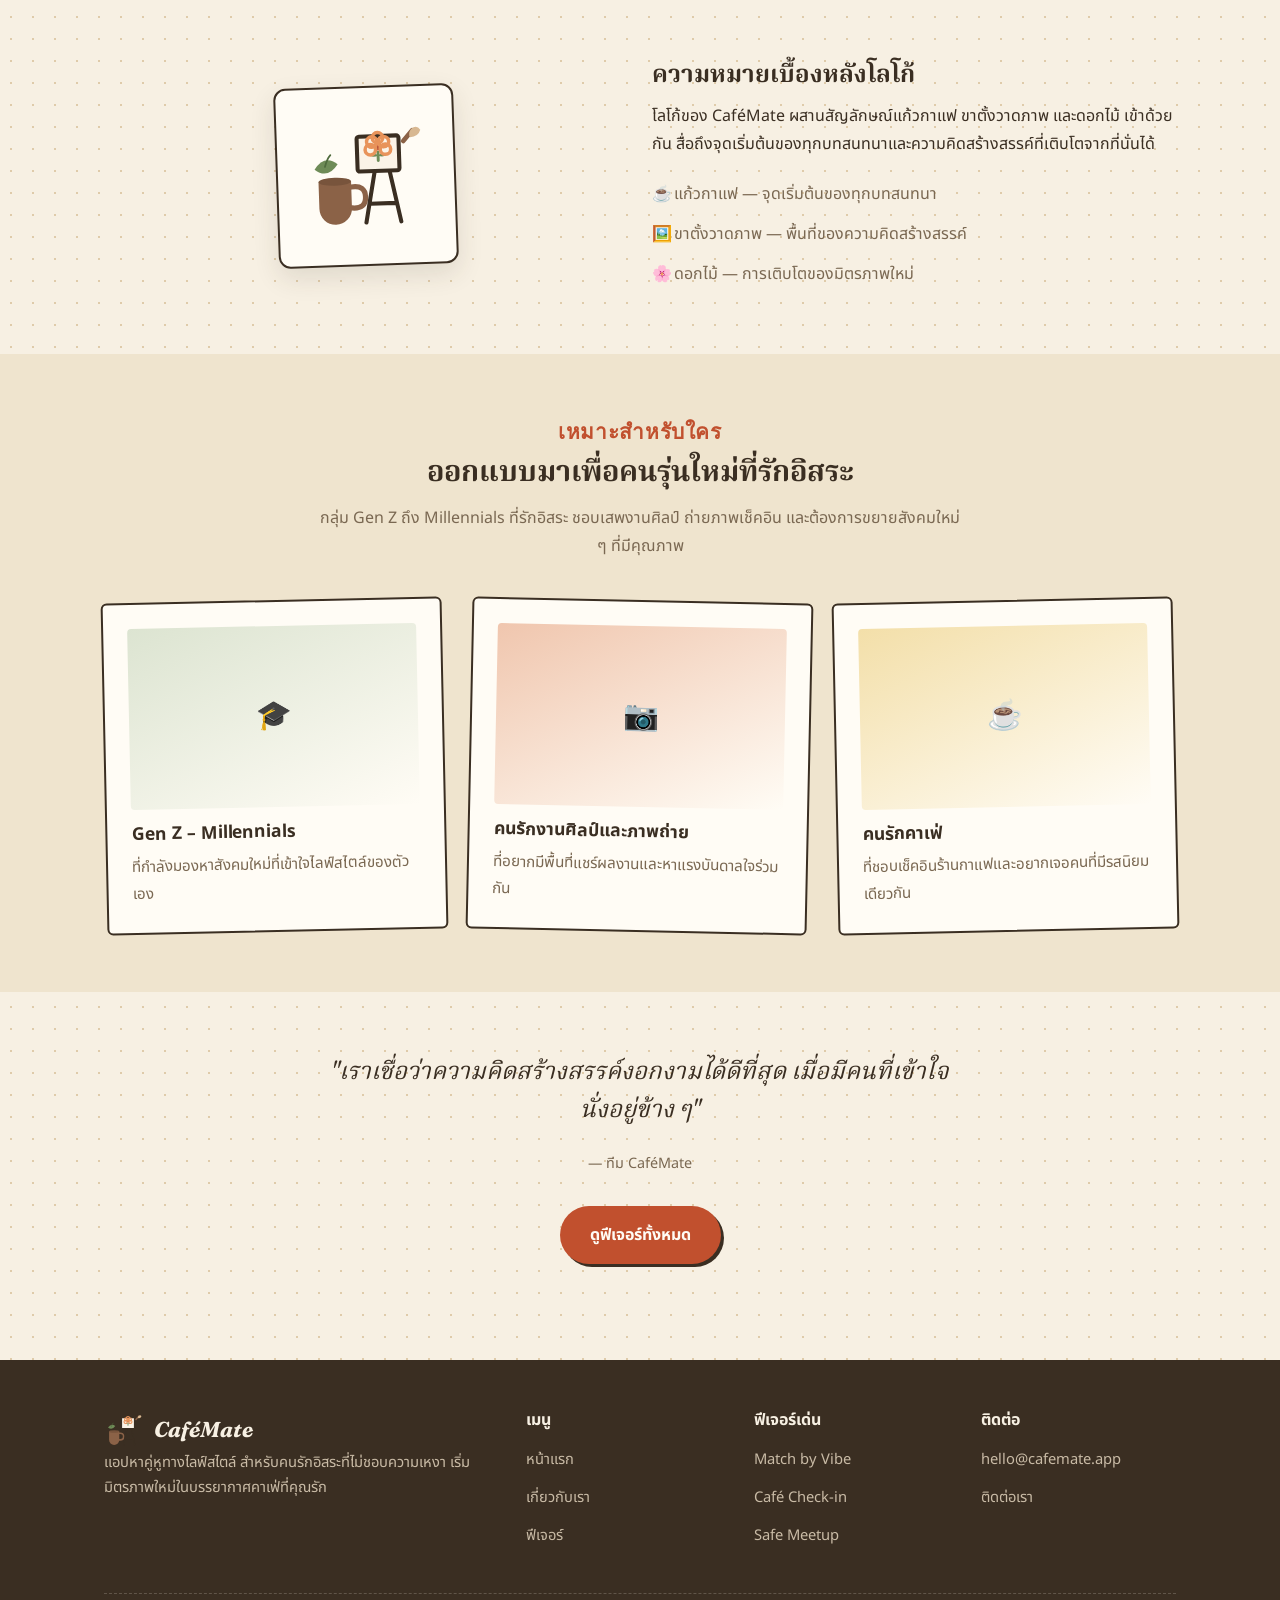
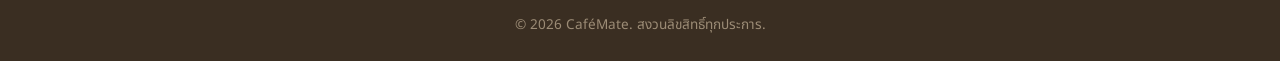
<file: CAFEMA~1.HTM>
<!DOCTYPE html>
<html lang="th">
<head>
<meta charset="UTF-8">
<meta name="viewport" content="width=device-width, initial-scale=1.0">
<title>เกี่ยวกับเรา — CaféMate</title>
<link rel="icon" href="cafemate-logo.svg">
<link rel="stylesheet" href="cafemate-style.css">
</head>
<body>

<header>
  <div class="navwrap">
    <a href="index.html" class="brand"><img src="cafemate-logo.svg" alt="CaféMate logo">CaféMate</a>
    <nav>
      <ul>
        <li><a href="index.html">หน้าแรก</a></li>
        <li><a href="cafemate-about.html" class="active">เกี่ยวกับเรา</a></li>
        <li><a href="cafemate-features.html">ฟีเจอร์</a></li>
        <li><a href="cafemate-contact.html">ติดต่อ/ดาวน์โหลด</a></li>
        <li><a href="cafemate-contact.html" class="nav-cta">ดาวน์โหลดฟรี</a></li>
      </ul>
    </nav>
    <button class="menu-toggle" aria-label="เมนู">☰</button>
  </div>
</header>

<section class="page-hero">
  <div class="container">
    <span class="stamp">📖 เรื่องราวของเรา</span>
    <h1>เกี่ยวกับ CaféMate</h1>
    <p>แอปที่เกิดขึ้นเพื่อให้ความเป็นอิสระและมิตรภาพอยู่ด้วยกันได้ในที่เดียว</p>
  </div>
</section>

<!-- STORY -->
<section>
  <div class="container">
    <div class="grid grid-2" style="align-items:center;">
      <div>
        <h2>เพราะการหาเพื่อนคุณภาพ ไม่ควรเริ่มจาก Small Talk ที่อึดอัด</h2>
        <p>คนรุ่นใหม่จำนวนมากรักอิสระในการใช้ชีวิต แต่ก็ไม่อยากรู้สึกโดดเดี่ยว หลายคนอยากมีเพื่อนที่เข้าใจในสิ่งที่ชอบจริง ๆ ไม่ว่าจะเป็นการวาดภาพ ถ่ายรูปฟิล์ม อ่านหนังสือ หรือแค่การนั่งจิบกาแฟดี ๆ ในร้านที่มีบรรยากาศถูกใจ</p>
        <p>CaféMate จึงถูกสร้างขึ้นเพื่อเป็นสมุดบันทึกหน้าใหม่ของทุกคน — พื้นที่ที่จับคู่คนจากความสนใจและรสนิยมที่แท้จริง แล้วพาไปเจอกันในที่ที่ปลอดภัยและอบอุ่น เหมือนการเดินเข้าร้านกาแฟที่มีกลิ่นหอมและเพลงเบา ๆ คอยต้อนรับ</p>
      </div>
      <div class="polaroid" style="transform:rotate(-2deg);">
        <div class="tape"></div>
        <div class="frame"><img src="cafemate-logo.svg" alt="CaféMate"></div>
        <p class="cap">หน้าแรกของเรื่องราว</p>
      </div>
    </div>
  </div>
</section>

<!-- VIBE CONCEPT -->
<section class="bg-tint">
  <div class="container">
    <div class="section-head">
      <span class="eyebrow">แนวคิดของแบรนด์</span>
      <h2>Cozy · Creative · Safe</h2>
      <p>สามคำที่นิยามตัวตนของ CaféMate ในทุกฟีเจอร์และทุกประสบการณ์ที่เราออกแบบ</p>
    </div>
    <div class="grid grid-3">
      <div class="postcard"><div class="photo-block pb-rust">🛋️</div><h3>Cozy</h3><p>ทุกการพูดคุยรู้สึกอบอุ่นและเป็นธรรมชาติ ไม่กดดัน ไม่เร่งรีบ</p></div>
      <div class="postcard"><div class="photo-block pb-mustard">🎨</div><h3>Creative</h3><p>พื้นที่สำหรับคนที่รักการสร้างสรรค์ แชร์งานศิลป์และไอเดียใหม่ ๆ ร่วมกัน</p></div>
      <div class="postcard"><div class="photo-block pb-forest">🔒</div><h3>Safe</h3><p>ทุกบัญชีผ่านการยืนยันตัวตน และนัดเจอกันในร้านกาแฟพันธมิตรที่ปลอดภัยเสมอ</p></div>
    </div>
  </div>
</section>

<!-- LOGO MEANING -->
<section>
  <div class="container">
    <div class="grid grid-2" style="align-items:center;">
      <div style="display:flex;justify-content:center;">
        <div style="width:180px;height:180px;background:var(--card);border-radius:12px;display:flex;align-items:center;justify-content:center;box-shadow:var(--shadow);padding:24px;border:2px solid var(--ink);transform:rotate(-2deg);">
          <img src="cafemate-logo.svg" alt="ความหมายโลโก้ CaféMate">
        </div>
      </div>
      <div>
        <h2>ความหมายเบื้องหลังโลโก้</h2>
        <p>โลโก้ของ CaféMate ผสานสัญลักษณ์แก้วกาแฟ ขาตั้งวาดภาพ และดอกไม้ เข้าด้วยกัน สื่อถึงจุดเริ่มต้นของทุกบทสนทนาและความคิดสร้างสรรค์ที่เติบโตจากที่นั่นได้</p>
        <ul style="margin-top:14px;">
          <li style="color:var(--ink-soft);padding:6px 0 6px 22px;position:relative;">
            <span style="position:absolute;left:0;">☕</span> แก้วกาแฟ — จุดเริ่มต้นของทุกบทสนทนา
          </li>
          <li style="color:var(--ink-soft);padding:6px 0 6px 22px;position:relative;">
            <span style="position:absolute;left:0;">🖼️</span> ขาตั้งวาดภาพ — พื้นที่ของความคิดสร้างสรรค์
          </li>
          <li style="color:var(--ink-soft);padding:6px 0 6px 22px;position:relative;">
            <span style="position:absolute;left:0;">🌸</span> ดอกไม้ — การเติบโตของมิตรภาพใหม่
          </li>
        </ul>
      </div>
    </div>
  </div>
</section>

<!-- TARGET -->
<section class="bg-tint">
  <div class="container">
    <div class="section-head">
      <span class="eyebrow">เหมาะสำหรับใคร</span>
      <h2>ออกแบบมาเพื่อคนรุ่นใหม่ที่รักอิสระ</h2>
      <p>กลุ่ม Gen Z ถึง Millennials ที่รักอิสระ ชอบเสพงานศิลป์ ถ่ายภาพเช็คอิน และต้องการขยายสังคมใหม่ ๆ ที่มีคุณภาพ</p>
    </div>
    <div class="grid grid-3">
      <div class="postcard"><div class="photo-block pb-forest">🎓</div><h3>Gen Z – Millennials</h3><p>ที่กำลังมองหาสังคมใหม่ที่เข้าใจไลฟ์สไตล์ของตัวเอง</p></div>
      <div class="postcard"><div class="photo-block pb-rust">📷</div><h3>คนรักงานศิลป์และภาพถ่าย</h3><p>ที่อยากมีพื้นที่แชร์ผลงานและหาแรงบันดาลใจร่วมกัน</p></div>
      <div class="postcard"><div class="photo-block pb-mustard">☕</div><h3>คนรักคาเฟ่</h3><p>ที่ชอบเช็คอินร้านกาแฟและอยากเจอคนที่มีรสนิยมเดียวกัน</p></div>
    </div>
  </div>
</section>

<section>
  <div class="container pull-quote">
    <p>"เราเชื่อว่าความคิดสร้างสรรค์งอกงามได้ดีที่สุด เมื่อมีคนที่เข้าใจนั่งอยู่ข้าง ๆ"</p>
    <p class="by">— ทีม CaféMate</p>
    <a href="cafemate-features.html" class="btn btn-primary" style="margin-top:16px;">ดูฟีเจอร์ทั้งหมด</a>
  </div>
</section>

<footer>
  <div class="container">
    <div class="foot-grid">
      <div>
        <a href="index.html" class="brand"><img src="cafemate-logo.svg" alt="CaféMate logo">CaféMate</a>
        <p>แอปหาคู่หูทางไลฟ์สไตล์ สำหรับคนรักอิสระที่ไม่ชอบความเหงา เริ่มมิตรภาพใหม่ในบรรยากาศคาเฟ่ที่คุณรัก</p>
      </div>
      <div>
        <h4>เมนู</h4>
        <ul>
          <li><a href="index.html">หน้าแรก</a></li>
          <li><a href="cafemate-about.html">เกี่ยวกับเรา</a></li>
          <li><a href="cafemate-features.html">ฟีเจอร์</a></li>
        </ul>
      </div>
      <div>
        <h4>ฟีเจอร์เด่น</h4>
        <ul>
          <li><a href="cafemate-features.html">Match by Vibe</a></li>
          <li><a href="cafemate-features.html">Café Check-in</a></li>
          <li><a href="cafemate-features.html">Safe Meetup</a></li>
        </ul>
      </div>
      <div>
        <h4>ติดต่อ</h4>
        <ul>
          <li><a href="mailto:hello@cafemate.app">hello@cafemate.app</a></li>
          <li><a href="cafemate-contact.html">ติดต่อเรา</a></li>
        </ul>
      </div>
    </div>
    <div class="bottom">© 2026 CaféMate. สงวนลิขสิทธิ์ทุกประการ.</div>
  </div>
</footer>

<script src="cafemate-script.js"></script>
</body>
</html>
</file>
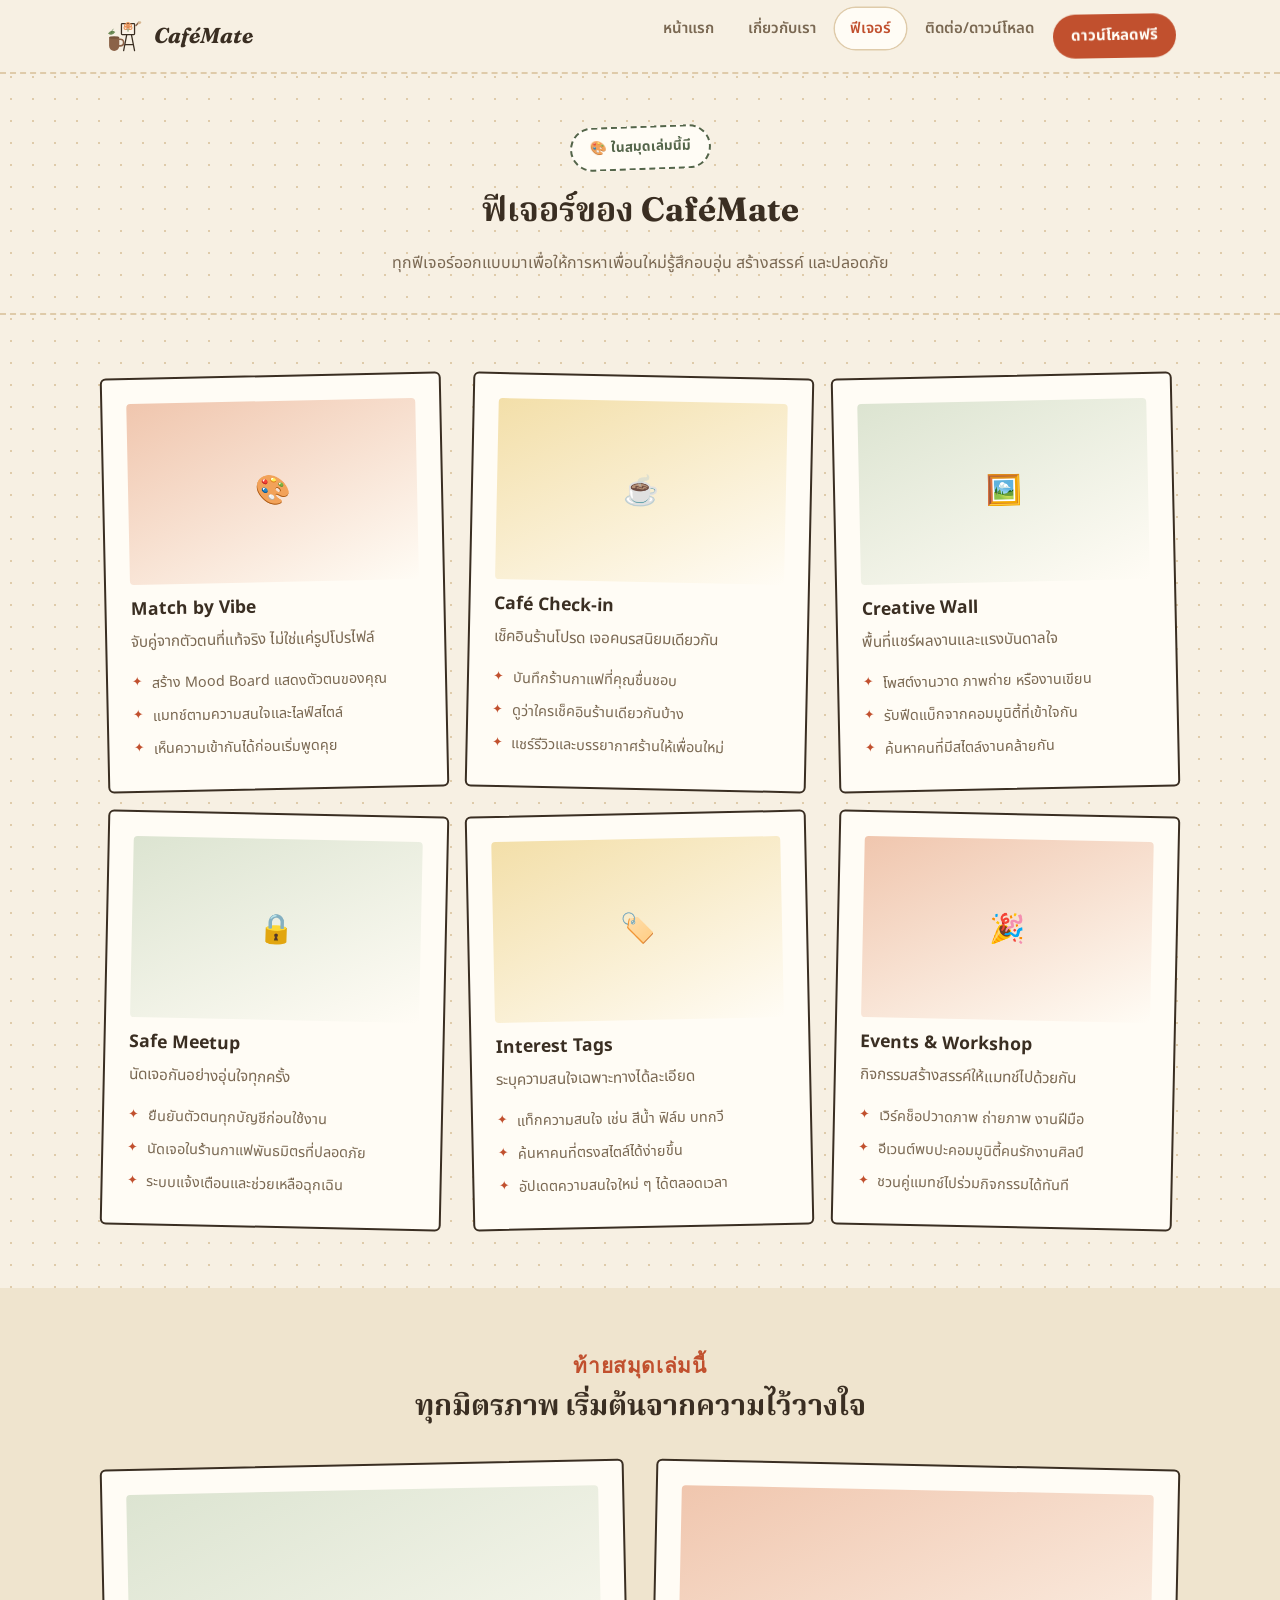
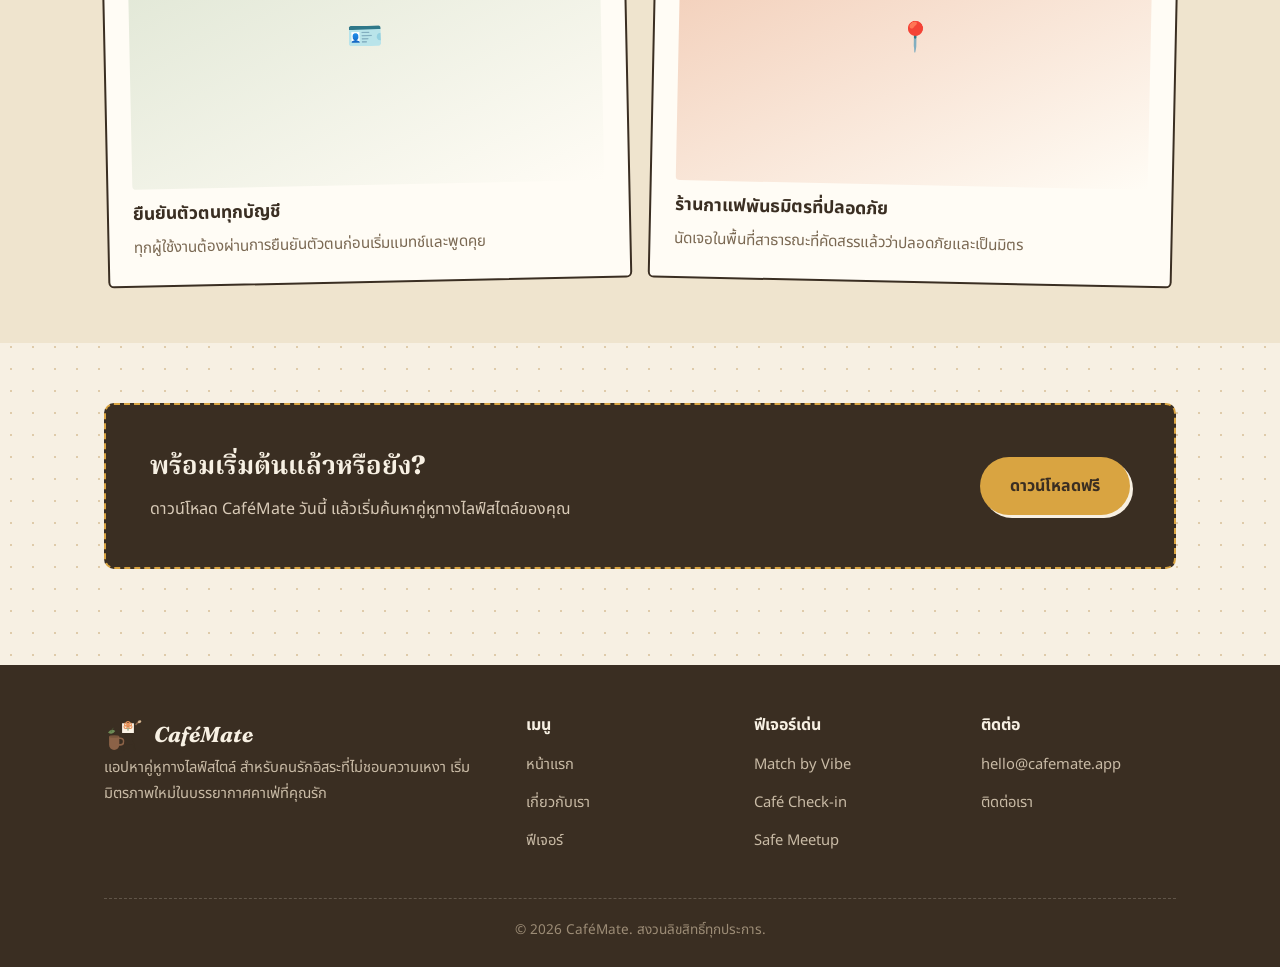
<file: CAFEMA~2.HTM>
<!DOCTYPE html>
<html lang="th">
<head>
<meta charset="UTF-8">
<meta name="viewport" content="width=device-width, initial-scale=1.0">
<title>ฟีเจอร์ — CaféMate</title>
<link rel="icon" href="cafemate-logo.svg">
<link rel="stylesheet" href="cafemate-style.css">
</head>
<body>

<header>
  <div class="navwrap">
    <a href="index.html" class="brand"><img src="cafemate-logo.svg" alt="CaféMate logo">CaféMate</a>
    <nav>
      <ul>
        <li><a href="index.html">หน้าแรก</a></li>
        <li><a href="cafemate-about.html">เกี่ยวกับเรา</a></li>
        <li><a href="cafemate-features.html" class="active">ฟีเจอร์</a></li>
        <li><a href="cafemate-contact.html">ติดต่อ/ดาวน์โหลด</a></li>
        <li><a href="cafemate-contact.html" class="nav-cta">ดาวน์โหลดฟรี</a></li>
      </ul>
    </nav>
    <button class="menu-toggle" aria-label="เมนู">☰</button>
  </div>
</header>

<section class="page-hero">
  <div class="container">
    <span class="stamp">🎨 ในสมุดเล่มนี้มี</span>
    <h1>ฟีเจอร์ของ CaféMate</h1>
    <p>ทุกฟีเจอร์ออกแบบมาเพื่อให้การหาเพื่อนใหม่รู้สึกอบอุ่น สร้างสรรค์ และปลอดภัย</p>
  </div>
</section>

<section>
  <div class="container">
    <div class="grid grid-3">

      <div class="postcard">
        <div class="photo-block pb-rust">🎨</div>
        <h3>Match by Vibe</h3>
        <p>จับคู่จากตัวตนที่แท้จริง ไม่ใช่แค่รูปโปรไฟล์</p>
        <ul>
          <li>สร้าง Mood Board แสดงตัวตนของคุณ</li>
          <li>แมทช์ตามความสนใจและไลฟ์สไตล์</li>
          <li>เห็นความเข้ากันได้ก่อนเริ่มพูดคุย</li>
        </ul>
      </div>

      <div class="postcard">
        <div class="photo-block pb-mustard">☕</div>
        <h3>Café Check-in</h3>
        <p>เช็คอินร้านโปรด เจอคนรสนิยมเดียวกัน</p>
        <ul>
          <li>บันทึกร้านกาแฟที่คุณชื่นชอบ</li>
          <li>ดูว่าใครเช็คอินร้านเดียวกันบ้าง</li>
          <li>แชร์รีวิวและบรรยากาศร้านให้เพื่อนใหม่</li>
        </ul>
      </div>

      <div class="postcard">
        <div class="photo-block pb-forest">🖼️</div>
        <h3>Creative Wall</h3>
        <p>พื้นที่แชร์ผลงานและแรงบันดาลใจ</p>
        <ul>
          <li>โพสต์งานวาด ภาพถ่าย หรืองานเขียน</li>
          <li>รับฟีดแบ็กจากคอมมูนิตี้ที่เข้าใจกัน</li>
          <li>ค้นหาคนที่มีสไตล์งานคล้ายกัน</li>
        </ul>
      </div>

      <div class="postcard">
        <div class="photo-block pb-forest">🔒</div>
        <h3>Safe Meetup</h3>
        <p>นัดเจอกันอย่างอุ่นใจทุกครั้ง</p>
        <ul>
          <li>ยืนยันตัวตนทุกบัญชีก่อนใช้งาน</li>
          <li>นัดเจอในร้านกาแฟพันธมิตรที่ปลอดภัย</li>
          <li>ระบบแจ้งเตือนและช่วยเหลือฉุกเฉิน</li>
        </ul>
      </div>

      <div class="postcard">
        <div class="photo-block pb-mustard">🏷️</div>
        <h3>Interest Tags</h3>
        <p>ระบุความสนใจเฉพาะทางได้ละเอียด</p>
        <ul>
          <li>แท็กความสนใจ เช่น สีน้ำ ฟิล์ม บทกวี</li>
          <li>ค้นหาคนที่ตรงสไตล์ได้ง่ายขึ้น</li>
          <li>อัปเดตความสนใจใหม่ ๆ ได้ตลอดเวลา</li>
        </ul>
      </div>

      <div class="postcard">
        <div class="photo-block pb-rust">🎉</div>
        <h3>Events & Workshop</h3>
        <p>กิจกรรมสร้างสรรค์ให้แมทช์ไปด้วยกัน</p>
        <ul>
          <li>เวิร์คช็อปวาดภาพ ถ่ายภาพ งานฝีมือ</li>
          <li>อีเวนต์พบปะคอมมูนิตี้คนรักงานศิลป์</li>
          <li>ชวนคู่แมทช์ไปร่วมกิจกรรมได้ทันที</li>
        </ul>
      </div>

    </div>
  </div>
</section>

<!-- SAFETY -->
<section class="bg-tint">
  <div class="container">
    <div class="section-head">
      <span class="eyebrow">ท้ายสมุดเล่มนี้</span>
      <h2>ทุกมิตรภาพ เริ่มต้นจากความไว้วางใจ</h2>
    </div>
    <div class="grid grid-2">
      <div class="postcard"><div class="photo-block pb-forest">🪪</div><h3>ยืนยันตัวตนทุกบัญชี</h3><p>ทุกผู้ใช้งานต้องผ่านการยืนยันตัวตนก่อนเริ่มแมทช์และพูดคุย</p></div>
      <div class="postcard"><div class="photo-block pb-rust">📍</div><h3>ร้านกาแฟพันธมิตรที่ปลอดภัย</h3><p>นัดเจอในพื้นที่สาธารณะที่คัดสรรแล้วว่าปลอดภัยและเป็นมิตร</p></div>
    </div>
  </div>
</section>

<!-- PROMO -->
<section>
  <div class="container">
    <div class="promo">
      <div>
        <h2>พร้อมเริ่มต้นแล้วหรือยัง?</h2>
        <p>ดาวน์โหลด CaféMate วันนี้ แล้วเริ่มค้นหาคู่หูทางไลฟ์สไตล์ของคุณ</p>
      </div>
      <a href="cafemate-contact.html" class="btn btn-primary">ดาวน์โหลดฟรี</a>
    </div>
  </div>
</section>

<footer>
  <div class="container">
    <div class="foot-grid">
      <div>
        <a href="index.html" class="brand"><img src="cafemate-logo.svg" alt="CaféMate logo">CaféMate</a>
        <p>แอปหาคู่หูทางไลฟ์สไตล์ สำหรับคนรักอิสระที่ไม่ชอบความเหงา เริ่มมิตรภาพใหม่ในบรรยากาศคาเฟ่ที่คุณรัก</p>
      </div>
      <div>
        <h4>เมนู</h4>
        <ul>
          <li><a href="index.html">หน้าแรก</a></li>
          <li><a href="cafemate-about.html">เกี่ยวกับเรา</a></li>
          <li><a href="cafemate-features.html">ฟีเจอร์</a></li>
        </ul>
      </div>
      <div>
        <h4>ฟีเจอร์เด่น</h4>
        <ul>
          <li><a href="cafemate-features.html">Match by Vibe</a></li>
          <li><a href="cafemate-features.html">Café Check-in</a></li>
          <li><a href="cafemate-features.html">Safe Meetup</a></li>
        </ul>
      </div>
      <div>
        <h4>ติดต่อ</h4>
        <ul>
          <li><a href="mailto:hello@cafemate.app">hello@cafemate.app</a></li>
          <li><a href="cafemate-contact.html">ติดต่อเรา</a></li>
        </ul>
      </div>
    </div>
    <div class="bottom">© 2026 CaféMate. สงวนลิขสิทธิ์ทุกประการ.</div>
  </div>
</footer>

<script src="cafemate-script.js"></script>
</body>
</html>
</file>
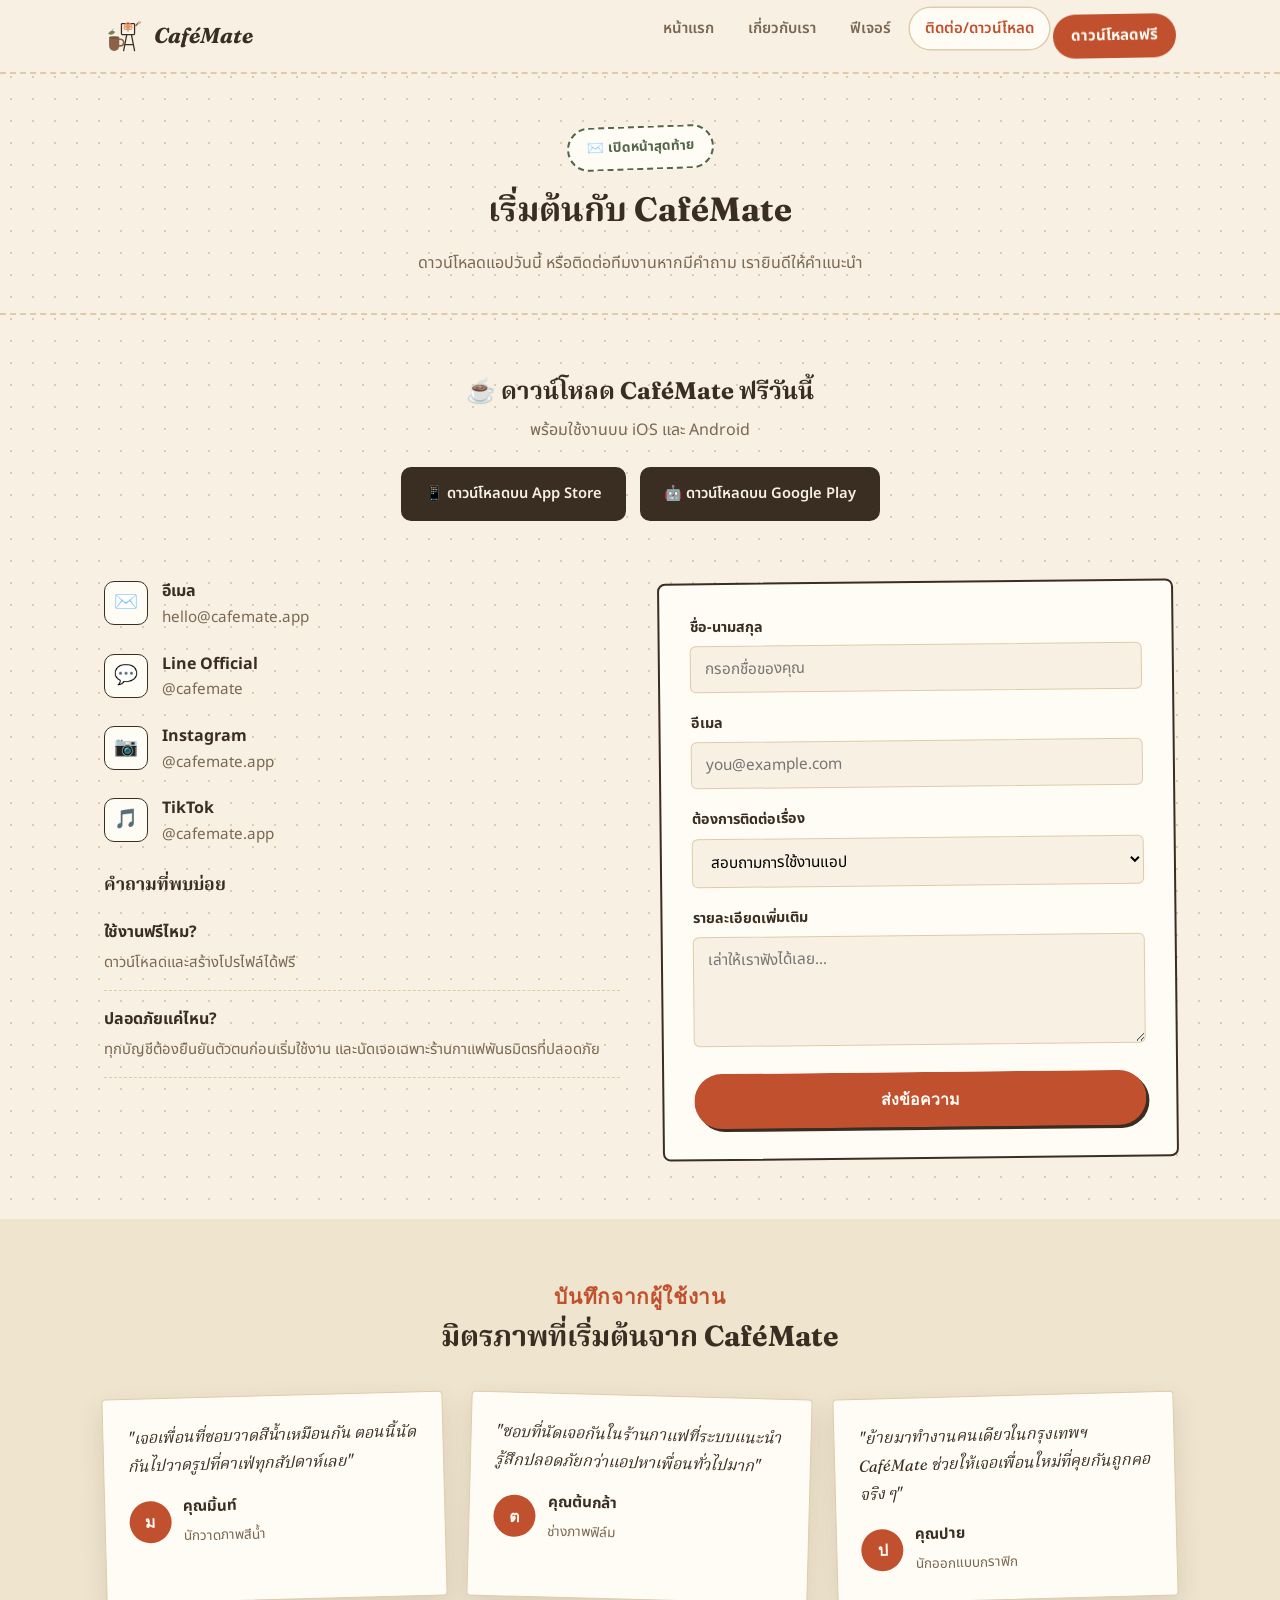
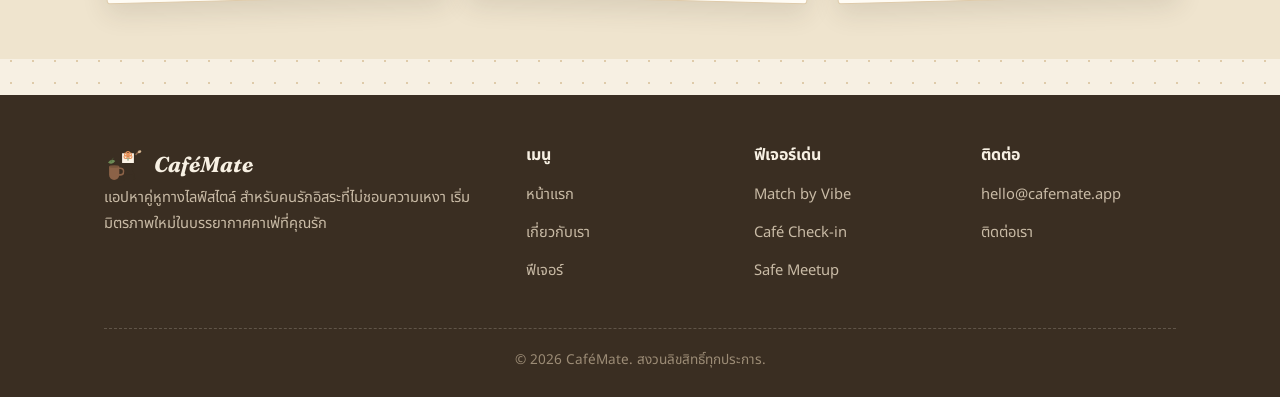
<file: CAFEMA~3.HTM>
<!DOCTYPE html>
<html lang="th">
<head>
<meta charset="UTF-8">
<meta name="viewport" content="width=device-width, initial-scale=1.0">
<title>ติดต่อ/ดาวน์โหลด — CaféMate</title>
<link rel="icon" href="cafemate-logo.svg">
<link rel="stylesheet" href="cafemate-style.css">
</head>
<body>

<header>
  <div class="navwrap">
    <a href="index.html" class="brand"><img src="cafemate-logo.svg" alt="CaféMate logo">CaféMate</a>
    <nav>
      <ul>
        <li><a href="index.html">หน้าแรก</a></li>
        <li><a href="cafemate-about.html">เกี่ยวกับเรา</a></li>
        <li><a href="cafemate-features.html">ฟีเจอร์</a></li>
        <li><a href="cafemate-contact.html" class="active">ติดต่อ/ดาวน์โหลด</a></li>
        <li><a href="cafemate-contact.html" class="nav-cta">ดาวน์โหลดฟรี</a></li>
      </ul>
    </nav>
    <button class="menu-toggle" aria-label="เมนู">☰</button>
  </div>
</header>

<section class="page-hero">
  <div class="container">
    <span class="stamp">✉️ เปิดหน้าสุดท้าย</span>
    <h1>เริ่มต้นกับ CaféMate</h1>
    <p>ดาวน์โหลดแอปวันนี้ หรือติดต่อทีมงานหากมีคำถาม เรายินดีให้คำแนะนำ</p>
  </div>
</section>

<!-- DOWNLOAD -->
<section>
  <div class="container pull-quote">
    <h2 style="font-size:1.5rem;">☕ ดาวน์โหลด CaféMate ฟรีวันนี้</h2>
    <p style="font-style:normal;font-family:'Noto Sans Thai',sans-serif;color:var(--ink-soft);font-size:1rem;">พร้อมใช้งานบน iOS และ Android</p>
    <div class="store-row" style="justify-content:center;">
      <a href="#" class="store-btn"><span>📱 ดาวน์โหลดบน App Store</span></a>
      <a href="#" class="store-btn"><span>🤖 ดาวน์โหลดบน Google Play</span></a>
    </div>
  </div>
</section>

<section style="padding-top:0;">
  <div class="container">
    <div class="contact-grid">

      <div class="contact-info">
        <div class="item">
          <div class="icon">✉️</div>
          <div><h4>อีเมล</h4><p><a href="mailto:hello@cafemate.app">hello@cafemate.app</a></p></div>
        </div>
        <div class="item">
          <div class="icon">💬</div>
          <div><h4>Line Official</h4><p>@cafemate</p></div>
        </div>
        <div class="item">
          <div class="icon">📷</div>
          <div><h4>Instagram</h4><p>@cafemate.app</p></div>
        </div>
        <div class="item">
          <div class="icon">🎵</div>
          <div><h4>TikTok</h4><p>@cafemate.app</p></div>
        </div>

        <div style="margin-top:24px;">
          <h3 style="font-size:1.1rem;">คำถามที่พบบ่อย</h3>
          <div class="faq-item"><b>ใช้งานฟรีไหม?</b><p>ดาวน์โหลดและสร้างโปรไฟล์ได้ฟรี</p></div>
          <div class="faq-item"><b>ปลอดภัยแค่ไหน?</b><p>ทุกบัญชีต้องยืนยันตัวตนก่อนเริ่มใช้งาน และนัดเจอเฉพาะร้านกาแฟพันธมิตรที่ปลอดภัย</p></div>
        </div>
      </div>

      <form class="contact-form">
        <label for="name">ชื่อ-นามสกุล</label>
        <input type="text" id="name" placeholder="กรอกชื่อของคุณ" required>

        <label for="email">อีเมล</label>
        <input type="email" id="email" placeholder="you@example.com" required>

        <label for="topic">ต้องการติดต่อเรื่อง</label>
        <select id="topic">
          <option>สอบถามการใช้งานแอป</option>
          <option>เสนอร้านกาแฟเป็นพันธมิตร</option>
          <option>ร่วมงาน / ธุรกิจ</option>
          <option>รายงานปัญหาความปลอดภัย</option>
          <option>อื่น ๆ</option>
        </select>

        <label for="message">รายละเอียดเพิ่มเติม</label>
        <textarea id="message" placeholder="เล่าให้เราฟังได้เลย..."></textarea>

        <button type="submit" class="btn btn-primary" style="width:100%;">ส่งข้อความ</button>
      </form>

    </div>
  </div>
</section>

<!-- TESTIMONIALS -->
<section class="bg-tint">
  <div class="container">
    <div class="section-head">
      <span class="eyebrow">บันทึกจากผู้ใช้งาน</span>
      <h2>มิตรภาพที่เริ่มต้นจาก CaféMate</h2>
    </div>
    <div class="grid grid-3">
      <div class="testimonial">
        <p>"เจอเพื่อนที่ชอบวาดสีน้ำเหมือนกัน ตอนนี้นัดกันไปวาดรูปที่คาเฟ่ทุกสัปดาห์เลย"</p>
        <div class="who"><div class="avatar">ม</div><div><b>คุณมิ้นท์</b><span>นักวาดภาพสีน้ำ</span></div></div>
      </div>
      <div class="testimonial">
        <p>"ชอบที่นัดเจอกันในร้านกาแฟที่ระบบแนะนำ รู้สึกปลอดภัยกว่าแอปหาเพื่อนทั่วไปมาก"</p>
        <div class="who"><div class="avatar">ต</div><div><b>คุณต้นกล้า</b><span>ช่างภาพฟิล์ม</span></div></div>
      </div>
      <div class="testimonial">
        <p>"ย้ายมาทำงานคนเดียวในกรุงเทพฯ CaféMate ช่วยให้เจอเพื่อนใหม่ที่คุยกันถูกคอจริง ๆ"</p>
        <div class="who"><div class="avatar">ป</div><div><b>คุณปาย</b><span>นักออกแบบกราฟิก</span></div></div>
      </div>
    </div>
  </div>
</section>

<footer>
  <div class="container">
    <div class="foot-grid">
      <div>
        <a href="index.html" class="brand"><img src="cafemate-logo.svg" alt="CaféMate logo">CaféMate</a>
        <p>แอปหาคู่หูทางไลฟ์สไตล์ สำหรับคนรักอิสระที่ไม่ชอบความเหงา เริ่มมิตรภาพใหม่ในบรรยากาศคาเฟ่ที่คุณรัก</p>
      </div>
      <div>
        <h4>เมนู</h4>
        <ul>
          <li><a href="index.html">หน้าแรก</a></li>
          <li><a href="cafemate-about.html">เกี่ยวกับเรา</a></li>
          <li><a href="cafemate-features.html">ฟีเจอร์</a></li>
        </ul>
      </div>
      <div>
        <h4>ฟีเจอร์เด่น</h4>
        <ul>
          <li><a href="cafemate-features.html">Match by Vibe</a></li>
          <li><a href="cafemate-features.html">Café Check-in</a></li>
          <li><a href="cafemate-features.html">Safe Meetup</a></li>
        </ul>
      </div>
      <div>
        <h4>ติดต่อ</h4>
        <ul>
          <li><a href="mailto:hello@cafemate.app">hello@cafemate.app</a></li>
          <li><a href="cafemate-contact.html">ติดต่อเรา</a></li>
        </ul>
      </div>
    </div>
    <div class="bottom">© 2026 CaféMate. สงวนลิขสิทธิ์ทุกประการ.</div>
  </div>
</footer>

<script src="cafemate-script.js"></script>
</body>
</html>
</file>
<file: cafemate-style.css>
/* ===== CaféMate — journal/scrapbook stylesheet v2 ===== */
@import url('https://fonts.googleapis.com/css2?family=Fraunces:ital,wght@0,600;0,700;1,600&family=Caveat:wght@600;700&family=Noto+Serif+Thai:wght@600;700&family=Noto+Sans+Thai:wght@400;500;600;700&display=swap');

:root{
  --paper:#F7F0E3;
  --paper-deep:#EFE4CE;
  --line:#DFCBAA;
  --ink:#3A2E22;
  --ink-soft:#7A6852;
  --rust:#C1502E;
  --rust-dark:#8F3A20;
  --rust-light:#F0C6AE;
  --forest:#54654A;
  --forest-light:#DCE4D1;
  --mustard:#D9A441;
  --card:#FFFCF5;
  --shadow:0 10px 26px rgba(58,46,34,.12);
  --maxw:1120px;
}

*{box-sizing:border-box;}
html{scroll-behavior:smooth;}
body{
  margin:0;
  font-family:"Noto Sans Thai","Segoe UI",Tahoma,sans-serif;
  color:var(--ink);
  background:var(--paper);
  background-image:radial-gradient(var(--line) 1px, transparent 1px);
  background-size:22px 22px;
  line-height:1.75;
}
img{max-width:100%;display:block;}
a{color:inherit;text-decoration:none;}
ul{margin:0;padding:0;list-style:none;}
h1,h2,h3,h4{margin:0 0 .5em;line-height:1.3;font-weight:700;font-family:"Fraunces","Noto Serif Thai",serif;}
p{margin:0 0 1em;}
.container{max-width:var(--maxw);margin:0 auto;padding:0 24px;}
.accent-word{color:var(--rust);}
.underline{text-decoration:underline;text-decoration-style:wavy;text-decoration-color:var(--mustard);text-decoration-thickness:2px;text-underline-offset:4px;}

/* ---------- Header ---------- */
header{
  position:sticky;top:0;z-index:100;
  background:rgba(247,240,227,.92);
  backdrop-filter:blur(8px);
  border-bottom:2px dashed var(--line);
}
.navwrap{
  display:flex;align-items:center;justify-content:space-between;
  padding:14px 24px;max-width:var(--maxw);margin:0 auto;
}
.brand{display:flex;align-items:center;gap:10px;font-weight:700;font-size:1.35rem;color:var(--ink);font-family:"Fraunces",serif;font-style:italic;}
.brand img{width:40px;height:40px;}
nav ul{display:flex;gap:4px;}
nav a{
  padding:9px 15px;border-radius:999px;font-weight:600;font-size:.94rem;color:var(--ink-soft);
  transition:.2s;
}
nav a:hover, nav a.active{background:var(--card);color:var(--rust);box-shadow:0 0 0 1.5px var(--line);}
.nav-cta{
  background:var(--rust);color:var(--card)!important;padding:9px 18px;border-radius:999px;font-weight:700;
  transform:rotate(-1deg);display:inline-block;
}
.nav-cta:hover{background:var(--rust-dark)!important;color:var(--card)!important;}
.menu-toggle{display:none;background:none;border:none;font-size:1.6rem;color:var(--ink);cursor:pointer;}

/* ---------- Buttons ---------- */
.btn{
  display:inline-block;padding:13px 28px;border-radius:999px;font-weight:700;
  border:2px solid transparent;transition:.2s;cursor:pointer;font-size:1rem;
}
.btn-primary{background:var(--rust);color:var(--card);box-shadow:3px 3px 0 var(--ink);}
.btn-primary:hover{transform:translate(-2px,-2px);box-shadow:5px 5px 0 var(--ink);}
.btn-outline{border-color:var(--ink);color:var(--ink);background:var(--card);}
.btn-outline:hover{background:var(--paper-deep);}

/* ---------- Stamp badge ---------- */
.stamp{
  display:inline-flex;align-items:center;gap:8px;background:var(--card);color:var(--forest);
  padding:8px 18px;border-radius:999px;font-weight:700;font-size:.85rem;margin-bottom:18px;
  border:2px dashed var(--forest);transform:rotate(-2deg);
}

/* ---------- Hero ---------- */
.hero{padding:64px 0 40px;}
.hero .container{display:grid;grid-template-columns:1.05fr .95fr;gap:52px;align-items:center;}
.hero h1{font-size:2.5rem;color:var(--ink);}
.hero p.lead{font-size:1.1rem;color:var(--ink-soft);max-width:500px;}
.hero-actions{display:flex;gap:14px;margin-top:26px;flex-wrap:wrap;align-items:center;}
.hero-note{font-family:"Caveat",cursive;font-size:1.4rem;color:var(--forest);transform:rotate(-2deg);display:inline-block;}

.polaroid{
  background:var(--card);padding:16px 16px 46px;border-radius:4px;box-shadow:var(--shadow);
  transform:rotate(3deg);position:relative;
}
.polaroid .frame{
  background:linear-gradient(155deg,var(--rust-light) 0%, var(--forest-light) 100%);
  aspect-ratio:1/1;border-radius:2px;display:flex;align-items:center;justify-content:center;
}
.polaroid .frame img{width:38%;}
.polaroid .cap{position:absolute;bottom:12px;left:16px;right:16px;text-align:center;font-family:"Caveat",cursive;font-size:1.3rem;color:var(--ink-soft);}
.tape{
  position:absolute;top:-14px;left:50%;transform:translateX(-50%) rotate(-3deg);
  width:90px;height:26px;background:rgba(217,164,65,.55);border:1px solid rgba(217,164,65,.7);
}

/* ---------- Page hero (inner pages) ---------- */
.page-hero{padding:52px 0 36px;text-align:center;border-bottom:2px dashed var(--line);}
.page-hero h1{font-size:2.1rem;color:var(--ink);}
.page-hero p{color:var(--ink-soft);max-width:620px;margin:0 auto;}

/* ---------- Sections ---------- */
section{padding:60px 0;}
.section-head{text-align:center;max-width:640px;margin:0 auto 40px;}
.section-head .eyebrow{color:var(--rust);font-weight:700;letter-spacing:.03em;font-size:.85rem;font-family:"Caveat",cursive;font-size:1.3rem;}
.section-head h2{font-size:1.8rem;color:var(--ink);margin-top:2px;}
.section-head p{color:var(--ink-soft);}
.bg-tint{background:var(--paper-deep);}

/* ---------- Divider ---------- */
.divider{display:flex;align-items:center;gap:12px;margin:0 auto 40px;max-width:200px;}
.divider span{height:2px;flex:1;background:repeating-linear-gradient(90deg,var(--line) 0 6px,transparent 6px 12px);}
.divider i{color:var(--rust);font-style:normal;}

/* ---------- Pull quote ---------- */
.pull-quote{max-width:680px;margin:0 auto;text-align:center;}
.pull-quote p{font-family:"Fraunces","Noto Serif Thai",serif;font-style:italic;font-size:1.5rem;color:var(--ink);line-height:1.6;}
.pull-quote .by{font-family:"Noto Sans Thai",sans-serif;font-style:normal;font-size:.9rem;color:var(--ink-soft);}

/* ---------- Grid ---------- */
.grid{display:grid;gap:24px;}
.grid-3{grid-template-columns:repeat(3,1fr);}
.grid-2{grid-template-columns:repeat(2,1fr);}

/* ---------- Postcard ---------- */
.postcard{
  background:var(--card);border:2px solid var(--ink);border-radius:6px;
  padding:24px;position:relative;transition:.2s;
}
.postcard:nth-child(odd){transform:rotate(-1.2deg);}
.postcard:nth-child(even){transform:rotate(1.2deg);}
.postcard:hover{transform:rotate(0deg) translateY(-4px);box-shadow:var(--shadow);}
.postcard .photo-block{
  aspect-ratio:16/10;border-radius:4px;margin-bottom:14px;display:flex;align-items:center;justify-content:center;font-size:1.8rem;
}
.postcard h3{font-size:1.1rem;color:var(--ink);font-family:"Noto Sans Thai",sans-serif;font-weight:700;}
.postcard p{color:var(--ink-soft);margin-bottom:0;font-size:.95rem;}
.postcard ul{margin-top:10px;}
.postcard ul li{color:var(--ink-soft);font-size:.9rem;padding:4px 0 4px 20px;position:relative;}
.postcard ul li::before{content:"✦";position:absolute;left:0;color:var(--rust);font-size:.8rem;}
.pb-rust{background:linear-gradient(155deg,var(--rust-light),var(--card));}
.pb-forest{background:linear-gradient(155deg,var(--forest-light),var(--card));}
.pb-mustard{background:linear-gradient(155deg,#F3DFA9,var(--card));}

/* ---------- Timeline (journal steps) ---------- */
.journal-steps{max-width:640px;margin:0 auto;border-left:3px dashed var(--line);padding-left:28px;}
.journal-step{position:relative;padding-bottom:36px;}
.journal-step:last-child{padding-bottom:0;}
.journal-step::before{
  content:"";position:absolute;left:-35px;top:2px;width:16px;height:16px;border-radius:50%;
  background:var(--rust);border:3px solid var(--paper);
}
.journal-step h4{color:var(--ink);margin-bottom:4px;font-family:"Noto Sans Thai",sans-serif;font-size:1.02rem;}
.journal-step p{color:var(--ink-soft);font-size:.93rem;margin:0;}

/* ---------- Tag cloud ---------- */
.tag-cloud{display:flex;flex-wrap:wrap;gap:12px;justify-content:center;}
.tag-cloud span{
  background:var(--card);border:1.5px solid var(--ink);padding:8px 16px;border-radius:999px;
  font-size:.9rem;font-weight:600;color:var(--ink);
}
.tag-cloud span:nth-child(3n){transform:rotate(-2deg);border-color:var(--rust);color:var(--rust-dark);}
.tag-cloud span:nth-child(3n+1){transform:rotate(2deg);border-color:var(--forest);color:var(--forest);}

/* ---------- Promo banner ---------- */
.promo{
  background:var(--ink);border-radius:10px;padding:44px;color:var(--paper);
  display:flex;align-items:center;justify-content:space-between;gap:24px;flex-wrap:wrap;
  border:2px dashed var(--mustard);
}
.promo h2{color:var(--paper);font-size:1.6rem;}
.promo p{color:#D9CBB8;margin-bottom:0;}
.promo .btn-primary{background:var(--mustard);color:var(--ink);box-shadow:3px 3px 0 var(--paper);}
.promo .btn-primary:hover{box-shadow:5px 5px 0 var(--paper);}

/* ---------- Download buttons ---------- */
.store-row{display:flex;gap:14px;flex-wrap:wrap;margin-top:24px;}
.store-btn{
  display:flex;align-items:center;gap:10px;background:var(--ink);color:var(--paper);
  padding:12px 22px;border-radius:10px;font-weight:600;font-size:.92rem;border:2px solid var(--ink);
}
.store-btn:hover{background:var(--rust-dark);border-color:var(--rust-dark);}

/* ---------- Contact ---------- */
.contact-grid{display:grid;grid-template-columns:1fr 1fr;gap:40px;align-items:start;}
.contact-info .item{display:flex;gap:14px;margin-bottom:22px;}
.contact-info .item .icon{
  width:44px;height:44px;border-radius:10px;background:var(--card);color:var(--rust);border:1.5px solid var(--ink);
  display:flex;align-items:center;justify-content:center;font-size:1.2rem;flex-shrink:0;
}
.contact-info .item h4{margin:0 0 3px;color:var(--ink);font-family:"Noto Sans Thai",sans-serif;}
.contact-info .item p{margin:0;color:var(--ink-soft);font-size:.95rem;}

form.contact-form{background:var(--card);border-radius:8px;padding:30px;border:2px solid var(--ink);transform:rotate(-0.6deg);}
form.contact-form label{display:block;font-weight:700;font-size:.9rem;margin-bottom:6px;color:var(--ink);}
form.contact-form input, form.contact-form select, form.contact-form textarea{
  width:100%;padding:11px 14px;border-radius:6px;border:1.5px solid var(--line);
  margin-bottom:18px;font-family:inherit;font-size:.96rem;background:var(--paper);
}
form.contact-form input:focus, form.contact-form select:focus, form.contact-form textarea:focus{
  outline:none;border-color:var(--rust);
}
form.contact-form textarea{resize:vertical;min-height:110px;}

/* ---------- Testimonial (pinned note) ---------- */
.testimonial{background:var(--card);border-radius:4px;padding:24px;border:1.5px solid var(--line);box-shadow:var(--shadow);position:relative;}
.testimonial:nth-child(odd){transform:rotate(-1.5deg);}
.testimonial:nth-child(even){transform:rotate(1.5deg);}
.testimonial p{font-style:italic;color:var(--ink);font-family:"Fraunces","Noto Serif Thai",serif;}
.testimonial .who{display:flex;align-items:center;gap:12px;margin-top:14px;}
.testimonial .avatar{width:42px;height:42px;border-radius:50%;background:var(--rust);color:var(--card);display:flex;align-items:center;justify-content:center;font-weight:800;font-family:"Fraunces",serif;}
.testimonial .who b{display:block;font-size:.95rem;font-family:"Noto Sans Thai",sans-serif;}
.testimonial .who span{color:var(--ink-soft);font-size:.85rem;}

/* ---------- FAQ ---------- */
.faq-item{border-bottom:1.5px dashed var(--line);padding:14px 0;}
.faq-item b{display:block;color:var(--ink);margin-bottom:4px;}
.faq-item p{color:var(--ink-soft);margin:0;font-size:.93rem;}

/* ---------- Footer ---------- */
footer{background:var(--ink);color:var(--paper);padding:50px 0 24px;margin-top:36px;}
footer .foot-grid{display:grid;grid-template-columns:2fr 1fr 1fr 1fr;gap:32px;margin-bottom:34px;}
footer .brand{color:var(--paper);}
footer p{color:#C9BBA6;font-size:.92rem;}
footer h4{color:var(--paper);font-size:1rem;margin-bottom:14px;font-family:"Noto Sans Thai",sans-serif;}
footer ul li{margin-bottom:10px;}
footer ul li a{color:#C9BBA6;font-size:.92rem;}
footer ul li a:hover{color:var(--mustard);}
footer .bottom{border-top:1.5px dashed rgba(247,240,227,.2);padding-top:20px;text-align:center;color:#9C8C76;font-size:.85rem;}

/* ---------- Responsive ---------- */
@media (max-width:900px){
  .hero .container{grid-template-columns:1fr;}
  .polaroid{max-width:340px;margin:0 auto;}
  .grid-3{grid-template-columns:repeat(2,1fr);}
  .contact-grid{grid-template-columns:1fr;}
  footer .foot-grid{grid-template-columns:1fr 1fr;}
}
@media (max-width:640px){
  .menu-toggle{display:block;}
  nav{
    position:absolute;top:100%;left:0;right:0;background:var(--paper);
    border-bottom:2px dashed var(--line);display:none;box-shadow:var(--shadow);
  }
  nav.open{display:block;}
  nav ul{flex-direction:column;padding:12px;gap:2px;}
  .grid-3, .grid-2{grid-template-columns:1fr;}
  .hero h1{font-size:1.9rem;}
  .promo{flex-direction:column;text-align:center;}
  footer .foot-grid{grid-template-columns:1fr;}
  .postcard{transform:none!important;}
  .testimonial{transform:none!important;}
}
</file>
